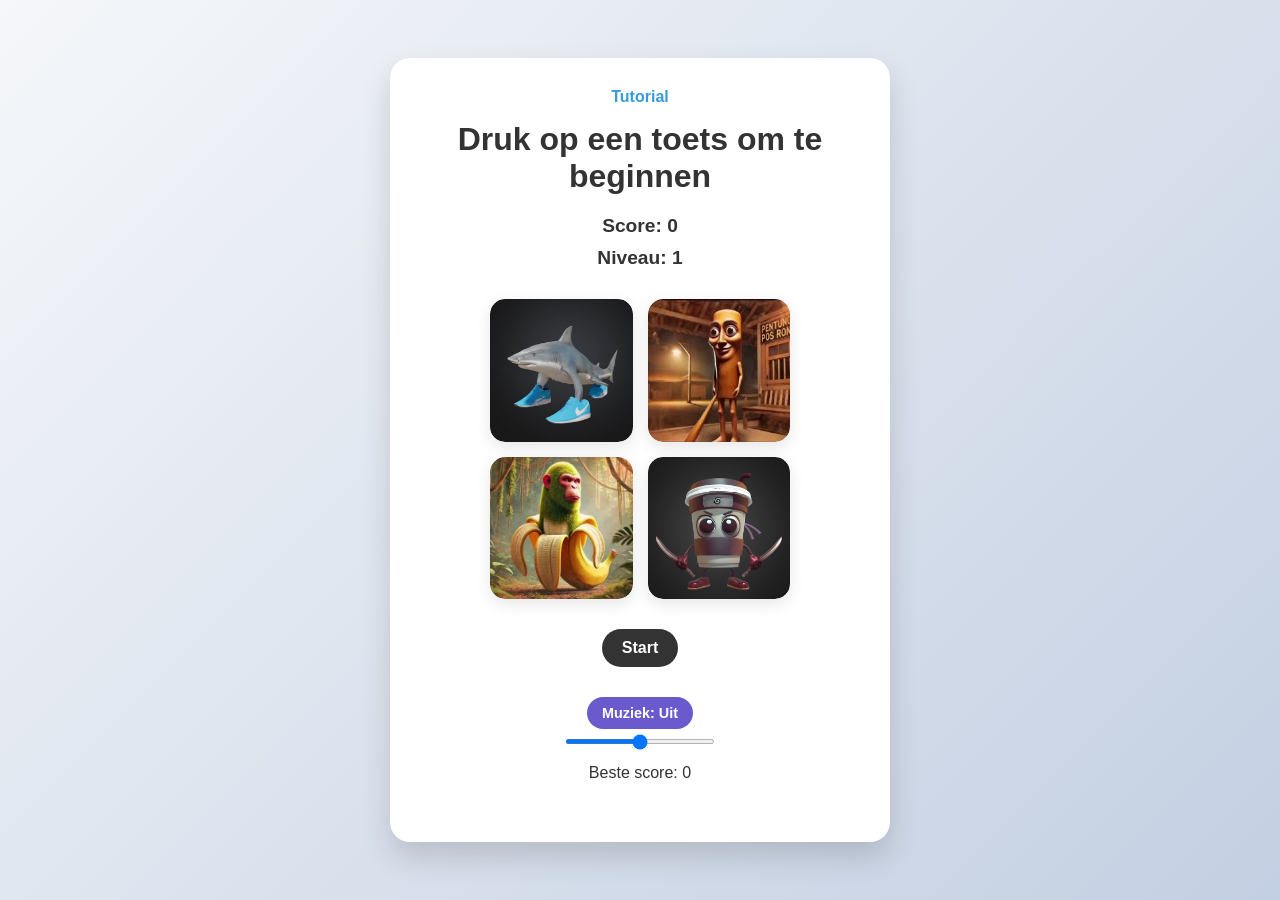
<file: src/index.html>
<!DOCTYPE html>
<html lang="nl">
<head>
    <meta charset="UTF-8">
    <meta name="viewport" content="width=device-width, initial-scale=1.0">
    <link rel="stylesheet" href="styles/main.css">
    <title>BrainRot Spel</title>
</head>
<body>
    <div class="game-container">
        <a href="tutorial.html" style="display: block; margin-bottom: 15px; color: #359bdf; text-decoration: none; font-weight: bold;">Tutorial</a>
        <h1 id="game-title">Druk op een toets om te beginnen</h1>
        <div id="score-display">Score: 0</div>
        <div id="level-display">Niveau: 1</div>
        
        
        <div class="buttons-container">
            <button class="brainrot-button red" data-color="red">
                <img src="assets/images/tralala.avif" alt="Image 1">
            </button>
            <button class="brainrot-button blue" data-color="blue">
                <img src="assets/images/tuntun.jpg" alt="Image 2">
            </button>
            <button class="brainrot-button yellow" data-color="yellow">
                <img src="assets/images/chimpanzine.webp" alt="Image 3">
            </button>
            <button class="brainrot-button green" data-color="green">
                <img src="assets/images/capuncion.jpeg" alt="Image 4">
            </button>
        </div>
        
        <div class="controls">
            <button id="start-button">Start</button>
            <button id="restart-button">Herstart</button>
            <div class="audio-control">
                <button id="music-toggle">Muziek: Aan</button>
                <input type="range" id="volume-slider" min="0" max="100" value="50">
            </div>
        </div>
        
        <div class="info">
            <p>Beste score: <span id="best-score">0</span></p>
            <p id="game-message"></p>
        </div>
    </div>
    
    <script src="https://ajax.googleapis.com/ajax/libs/jquery/3.7.0/jquery.min.js"></script>
    <script src="scripts/index.js"></script>
</body>
</html>
</file>
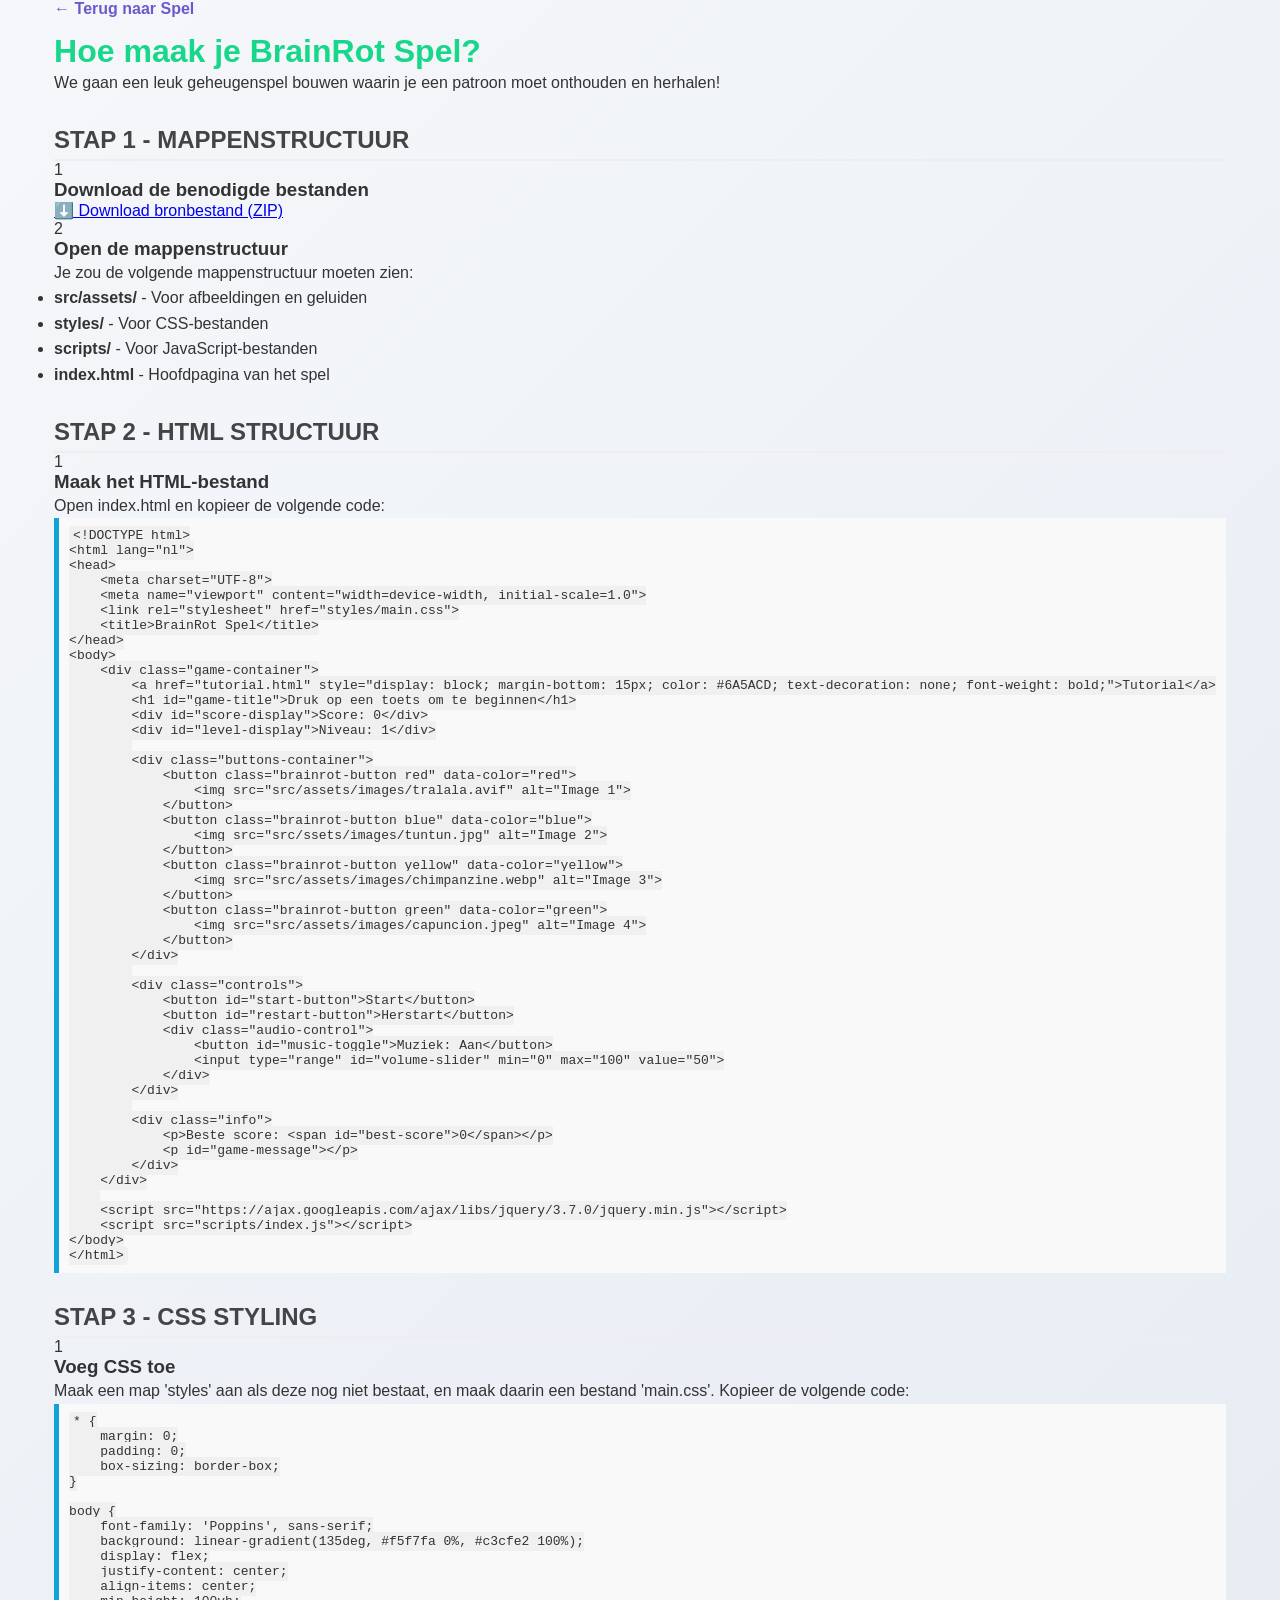
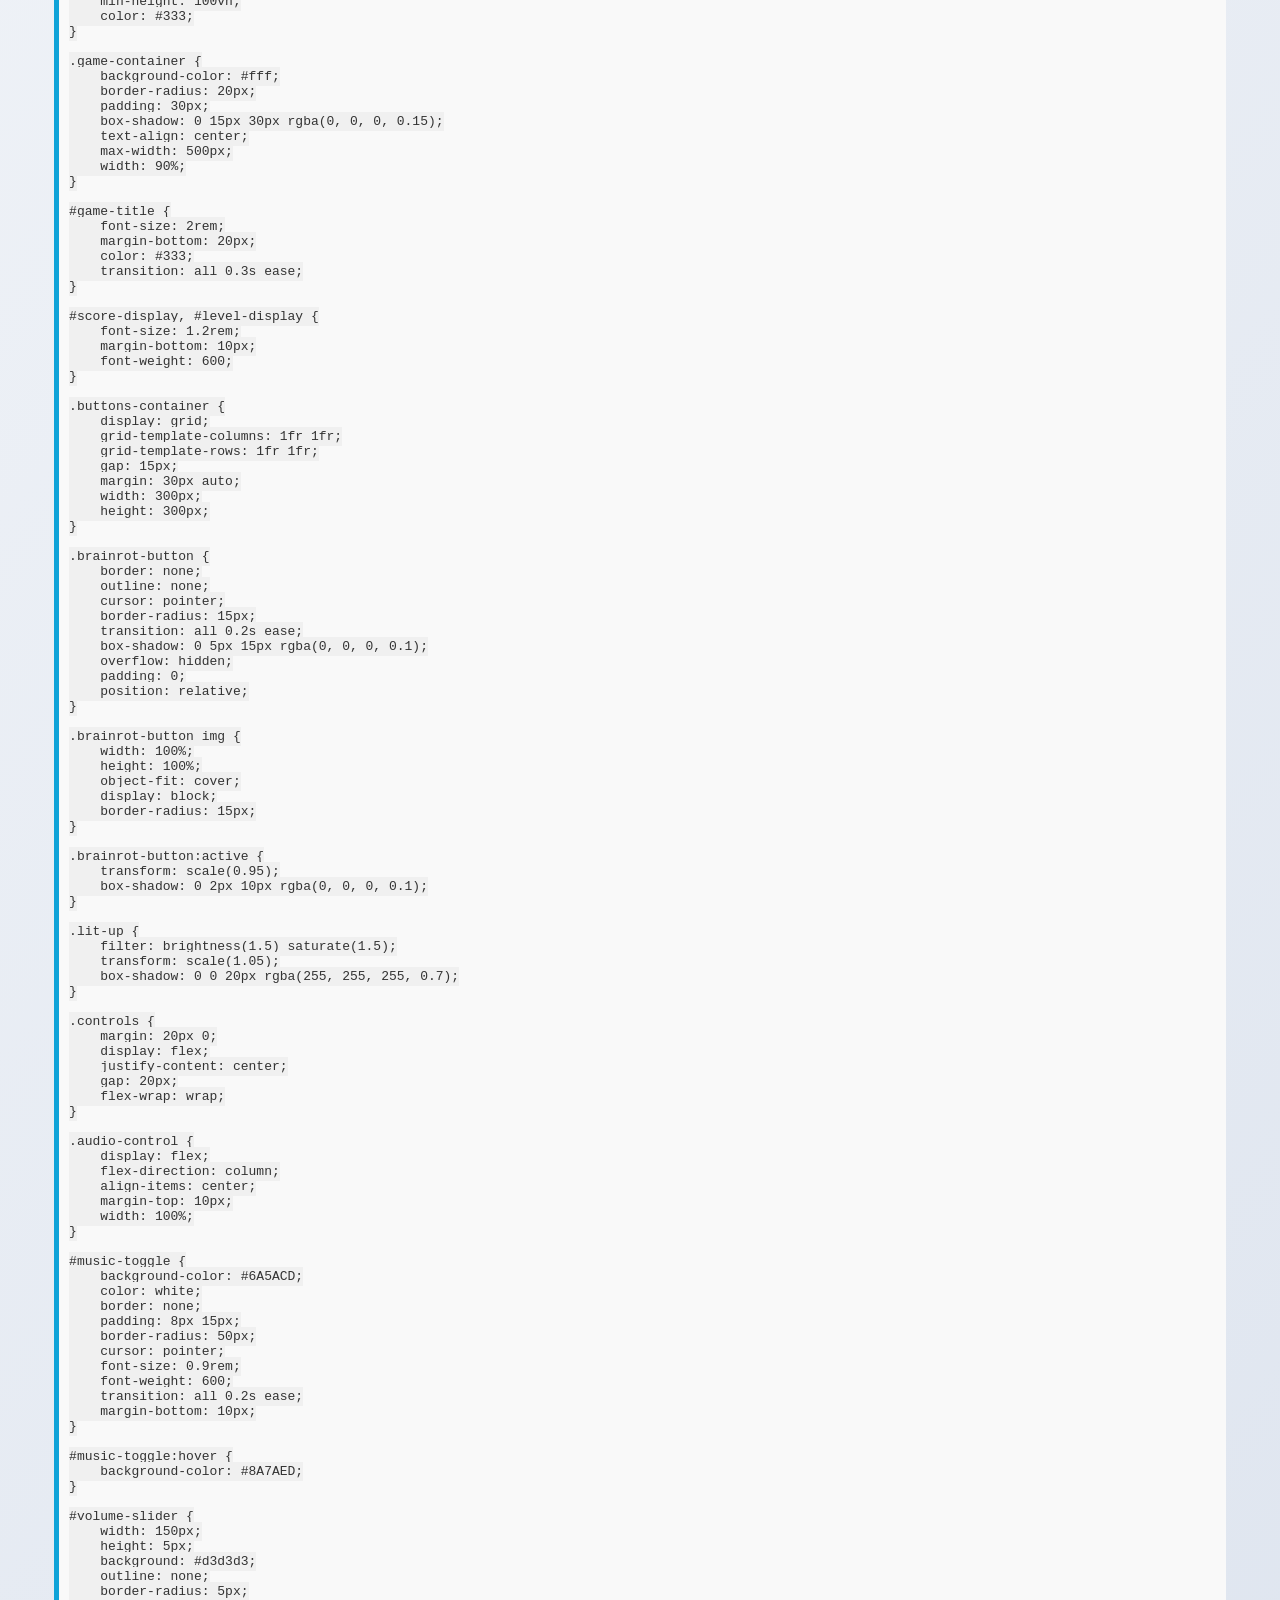
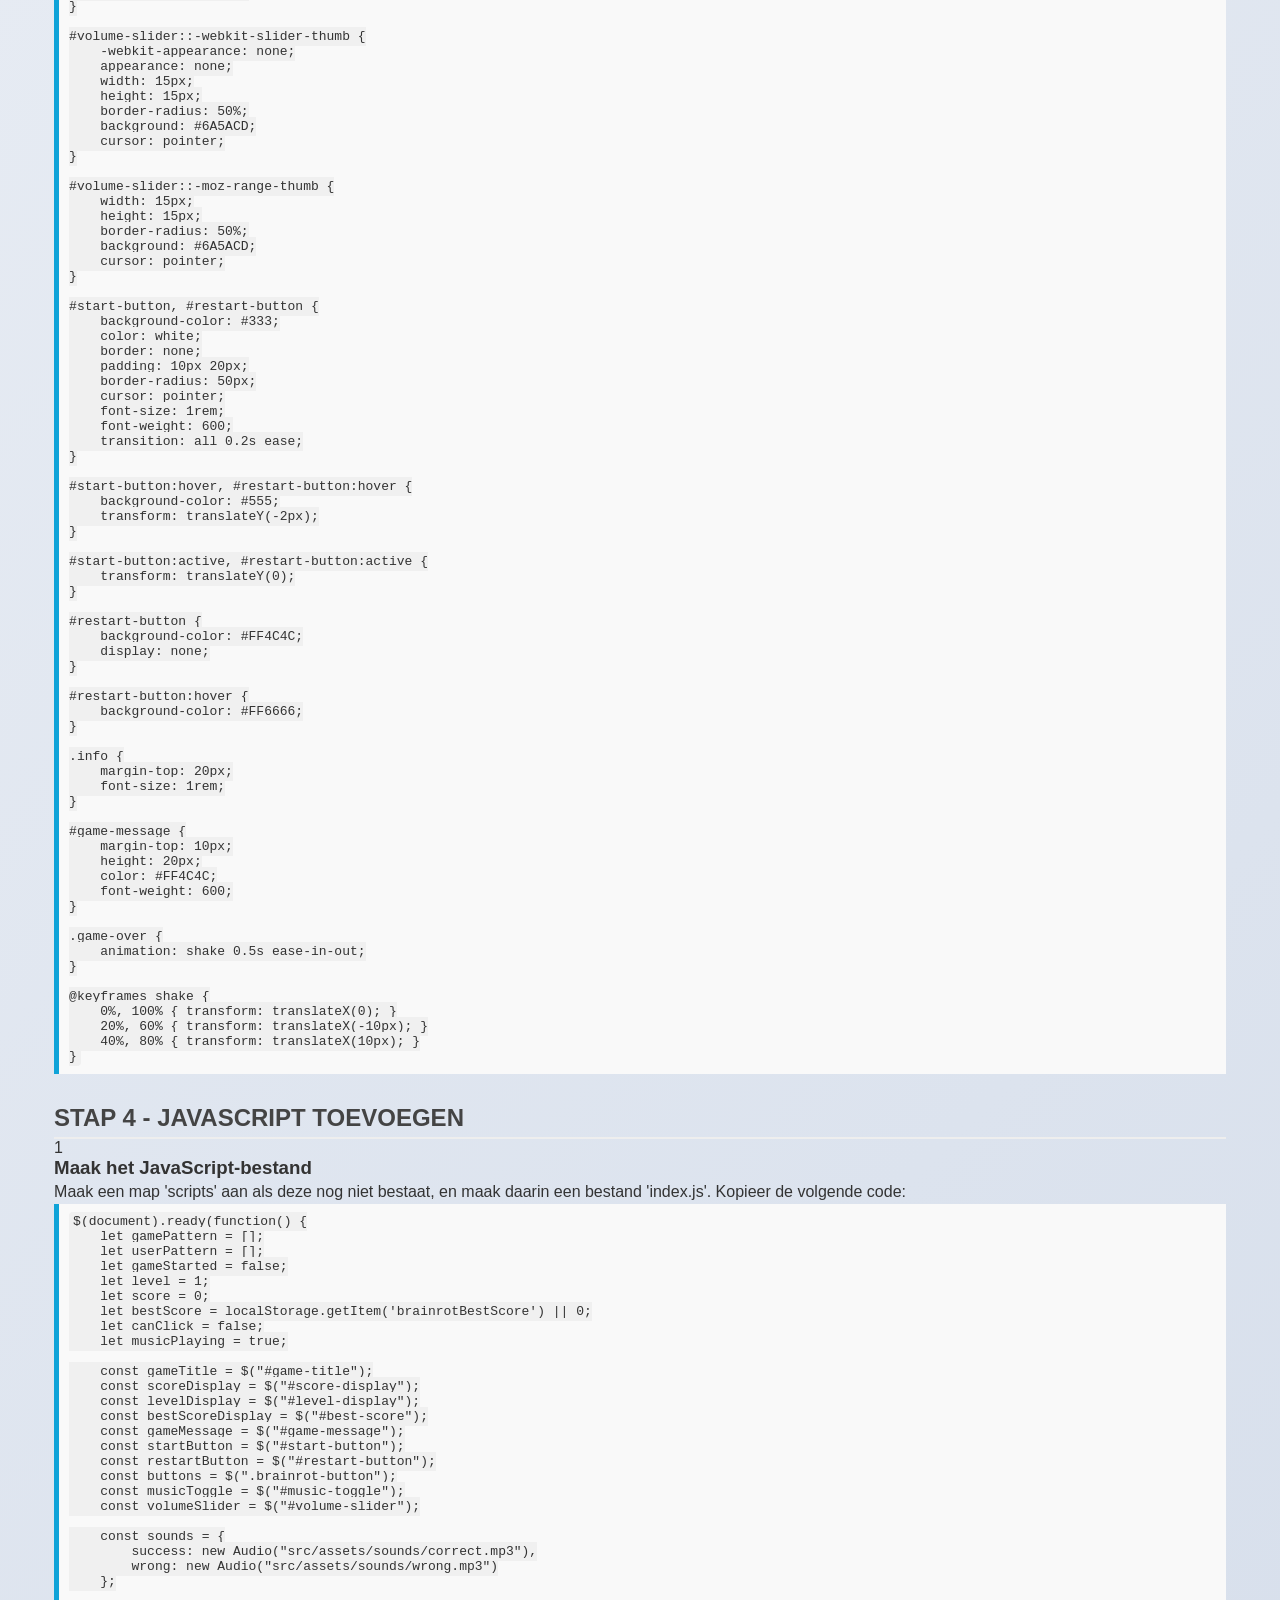
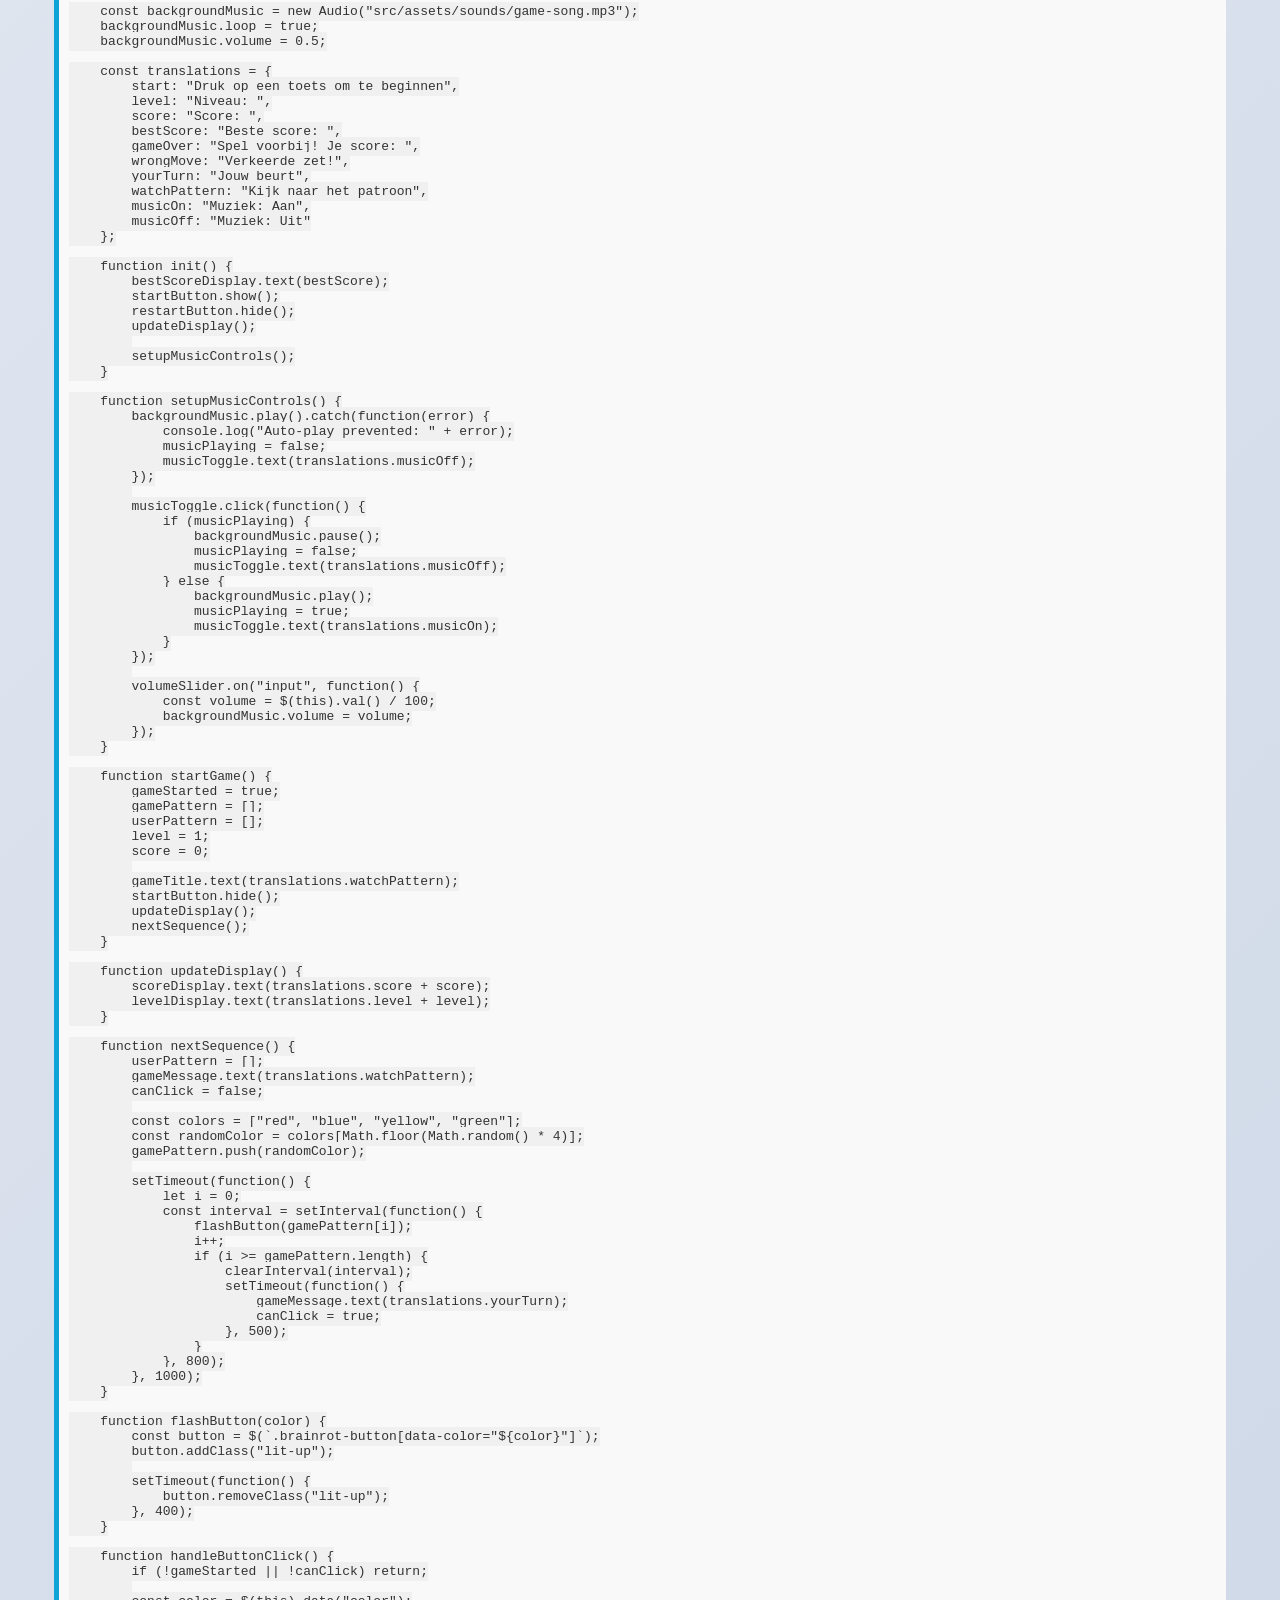
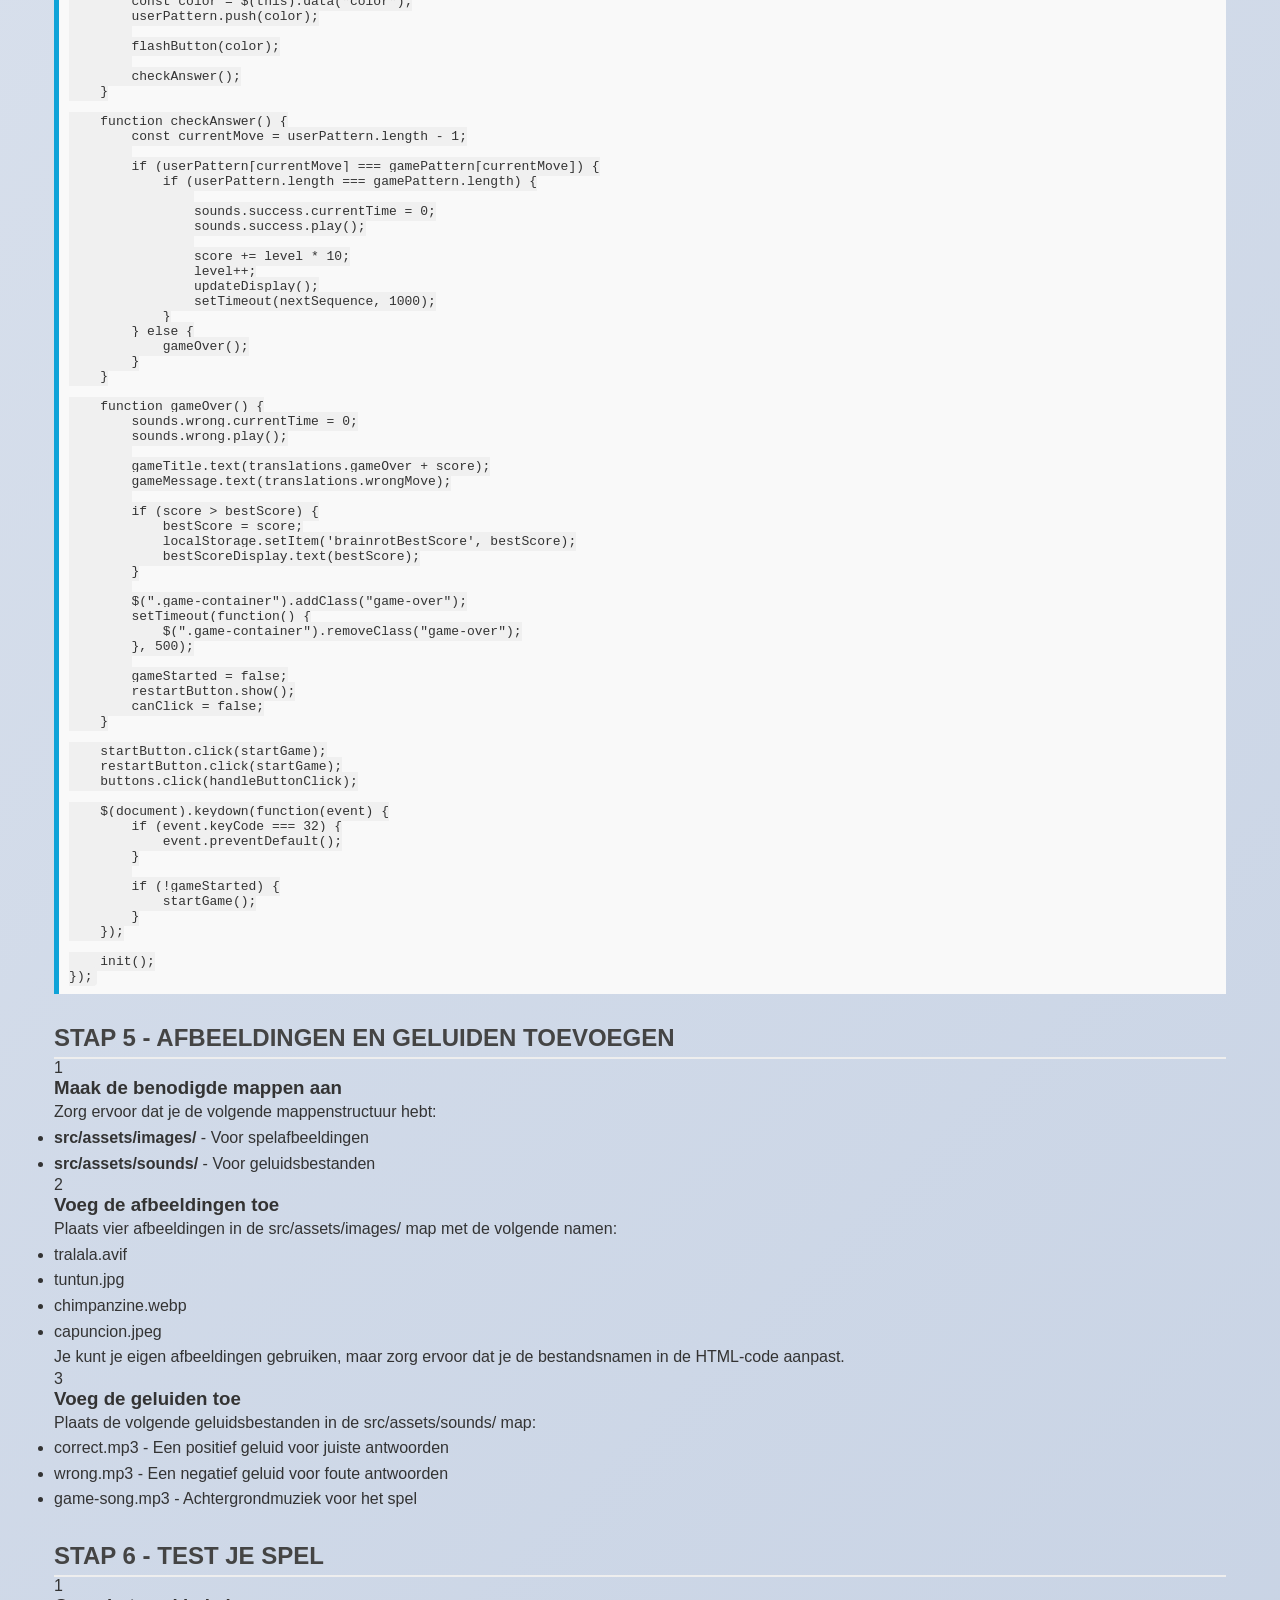
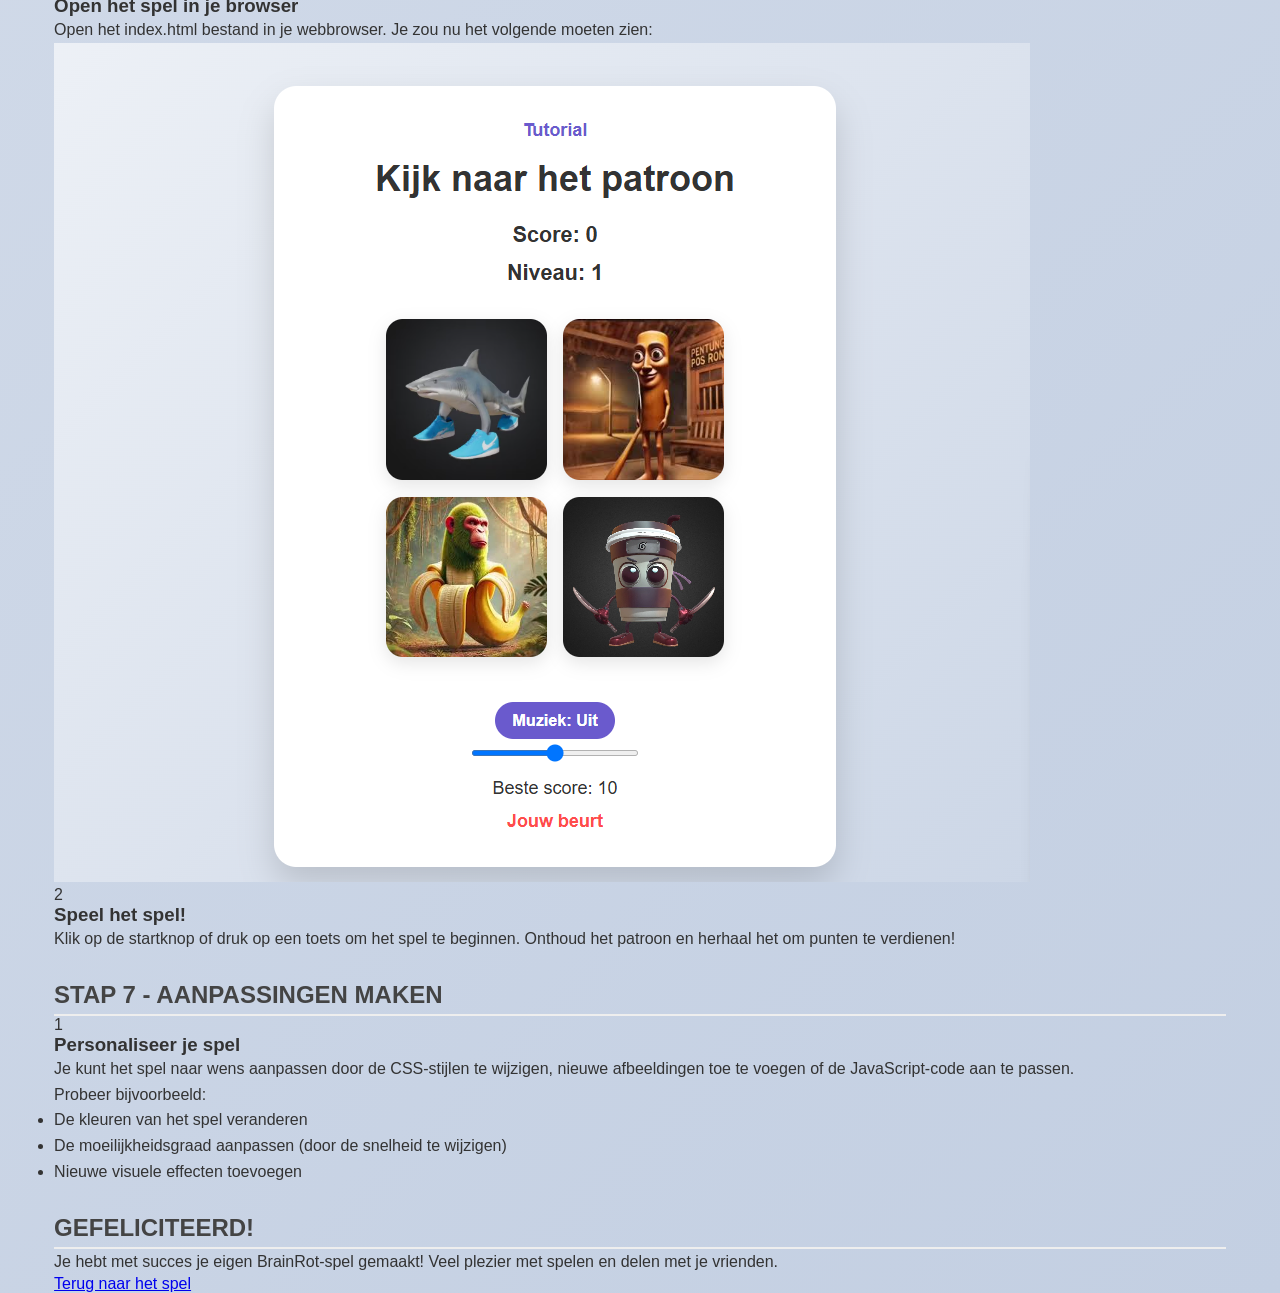
<file: tutorial.html>
<!DOCTYPE html>
<html lang="nl">
<head>
    <meta charset="UTF-8">
    <meta name="viewport" content="width=device-width, initial-scale=1.0">
    <link rel="stylesheet" href="src/styles/main.css">
    <link rel="stylesheet" href="src/styles/tutorial.css">
    <title>BrainRot Handleiding</title>
</head>
<body>
    <div class="tutorial-container">
        <a href="index.html" style="display: block; margin-bottom: 15px; color: #6A5ACD; text-decoration: none; font-weight: bold;">← Terug naar Spel</a>
        
        <h1>Hoe maak je BrainRot Spel?</h1>
        <p class="intro-text">We gaan een leuk geheugenspel bouwen waarin je een patroon moet onthouden en herhalen!</p>
        
        <div class="tutorial-section">
            <h2>STAP 1 - MAPPENSTRUCTUUR</h2>
            <div class="tutorial-step">
                <div class="step-number">1</div>
                <div class="step-content">
                    <h3>Download de benodigde bestanden</h3>
                    <div class="tutorial-download">
                        <a href="src/assets/download/project-1-workshop-start-to-code-omer.zip" download>
                          ⬇️ Download bronbestand (ZIP)
                        </a>
                      </div>
                      
                </div>
            </div>
            
            <div class="tutorial-step">
                <div class="step-number">2</div>
                <div class="step-content">
                    <h3>Open de mappenstructuur</h3>
                    <p>Je zou de volgende mappenstructuur moeten zien:</p>
                    <ul>
                        <li><strong>src/assets/</strong> - Voor afbeeldingen en geluiden</li>
                        <li><strong>styles/</strong> - Voor CSS-bestanden</li>
                        <li><strong>scripts/</strong> - Voor JavaScript-bestanden</li>
                        <li><strong>index.html</strong> - Hoofdpagina van het spel</li>
                    </ul>
                </div>
            </div>
        </div>
        
        <div class="tutorial-section">
            <h2>STAP 2 - HTML STRUCTUUR</h2>
            <div class="tutorial-step">
                <div class="step-number">1</div>
                <div class="step-content">
                    <h3>Maak het HTML-bestand</h3>
                    <p>Open index.html en kopieer de volgende code:</p>
                    <div class="code-block">
                        <pre><code>&lt;!DOCTYPE html&gt;
&lt;html lang="nl"&gt;
&lt;head&gt;
    &lt;meta charset="UTF-8"&gt;
    &lt;meta name="viewport" content="width=device-width, initial-scale=1.0"&gt;
    &lt;link rel="stylesheet" href="styles/main.css"&gt;
    &lt;title&gt;BrainRot Spel&lt;/title&gt;
&lt;/head&gt;
&lt;body&gt;
    &lt;div class="game-container"&gt;
        &lt;a href="tutorial.html" style="display: block; margin-bottom: 15px; color: #6A5ACD; text-decoration: none; font-weight: bold;"&gt;Tutorial&lt;/a&gt;
        &lt;h1 id="game-title"&gt;Druk op een toets om te beginnen&lt;/h1&gt;
        &lt;div id="score-display"&gt;Score: 0&lt;/div&gt;
        &lt;div id="level-display"&gt;Niveau: 1&lt;/div&gt;
        
        &lt;div class="buttons-container"&gt;
            &lt;button class="brainrot-button red" data-color="red"&gt;
                &lt;img src="src/assets/images/tralala.avif" alt="Image 1"&gt;
            &lt;/button&gt;
            &lt;button class="brainrot-button blue" data-color="blue"&gt;
                &lt;img src="src/ssets/images/tuntun.jpg" alt="Image 2"&gt;
            &lt;/button&gt;
            &lt;button class="brainrot-button yellow" data-color="yellow"&gt;
                &lt;img src="src/assets/images/chimpanzine.webp" alt="Image 3"&gt;
            &lt;/button&gt;
            &lt;button class="brainrot-button green" data-color="green"&gt;
                &lt;img src="src/assets/images/capuncion.jpeg" alt="Image 4"&gt;
            &lt;/button&gt;
        &lt;/div&gt;
        
        &lt;div class="controls"&gt;
            &lt;button id="start-button"&gt;Start&lt;/button&gt;
            &lt;button id="restart-button"&gt;Herstart&lt;/button&gt;
            &lt;div class="audio-control"&gt;
                &lt;button id="music-toggle"&gt;Muziek: Aan&lt;/button&gt;
                &lt;input type="range" id="volume-slider" min="0" max="100" value="50"&gt;
            &lt;/div&gt;
        &lt;/div&gt;
        
        &lt;div class="info"&gt;
            &lt;p&gt;Beste score: &lt;span id="best-score"&gt;0&lt;/span&gt;&lt;/p&gt;
            &lt;p id="game-message"&gt;&lt;/p&gt;
        &lt;/div&gt;
    &lt;/div&gt;
    
    &lt;script src="https://ajax.googleapis.com/ajax/libs/jquery/3.7.0/jquery.min.js"&gt;&lt;/script&gt;
    &lt;script src="scripts/index.js"&gt;&lt;/script&gt;
&lt;/body&gt;
&lt;/html&gt;</code></pre>
                    </div>
                </div>
            </div>
        </div>
        
        <div class="tutorial-section">
            <h2>STAP 3 - CSS STYLING</h2>
            <div class="tutorial-step">
                <div class="step-number">1</div>
                <div class="step-content">
                    <h3>Voeg CSS toe</h3>
                    <p>Maak een map 'styles' aan als deze nog niet bestaat, en maak daarin een bestand 'main.css'. Kopieer de volgende code:</p>
                    <div class="code-block">
                        <pre><code>* {
    margin: 0;
    padding: 0;
    box-sizing: border-box;
}

body {
    font-family: 'Poppins', sans-serif;
    background: linear-gradient(135deg, #f5f7fa 0%, #c3cfe2 100%);
    display: flex;
    justify-content: center;
    align-items: center;
    min-height: 100vh;
    color: #333;
}

.game-container {
    background-color: #fff;
    border-radius: 20px;
    padding: 30px;
    box-shadow: 0 15px 30px rgba(0, 0, 0, 0.15);
    text-align: center;
    max-width: 500px;
    width: 90%;
}

#game-title {
    font-size: 2rem;
    margin-bottom: 20px;
    color: #333;
    transition: all 0.3s ease;
}

#score-display, #level-display {
    font-size: 1.2rem;
    margin-bottom: 10px;
    font-weight: 600;
}

.buttons-container {
    display: grid;
    grid-template-columns: 1fr 1fr;
    grid-template-rows: 1fr 1fr;
    gap: 15px;
    margin: 30px auto;
    width: 300px;
    height: 300px;
}

.brainrot-button {
    border: none;
    outline: none;
    cursor: pointer;
    border-radius: 15px;
    transition: all 0.2s ease;
    box-shadow: 0 5px 15px rgba(0, 0, 0, 0.1);
    overflow: hidden;
    padding: 0;
    position: relative;
}

.brainrot-button img {
    width: 100%;
    height: 100%;
    object-fit: cover;
    display: block;
    border-radius: 15px;
}

.brainrot-button:active {
    transform: scale(0.95);
    box-shadow: 0 2px 10px rgba(0, 0, 0, 0.1);
}

.lit-up {
    filter: brightness(1.5) saturate(1.5);
    transform: scale(1.05);
    box-shadow: 0 0 20px rgba(255, 255, 255, 0.7);
}

.controls {
    margin: 20px 0;
    display: flex;
    justify-content: center;
    gap: 20px;
    flex-wrap: wrap;
}

.audio-control {
    display: flex;
    flex-direction: column;
    align-items: center;
    margin-top: 10px;
    width: 100%;
}

#music-toggle {
    background-color: #6A5ACD;
    color: white;
    border: none;
    padding: 8px 15px;
    border-radius: 50px;
    cursor: pointer;
    font-size: 0.9rem;
    font-weight: 600;
    transition: all 0.2s ease;
    margin-bottom: 10px;
}

#music-toggle:hover {
    background-color: #8A7AED;
}

#volume-slider {
    width: 150px;
    height: 5px;
    background: #d3d3d3;
    outline: none;
    border-radius: 5px;
}

#volume-slider::-webkit-slider-thumb {
    -webkit-appearance: none;
    appearance: none;
    width: 15px;
    height: 15px;
    border-radius: 50%;
    background: #6A5ACD;
    cursor: pointer;
}

#volume-slider::-moz-range-thumb {
    width: 15px;
    height: 15px;
    border-radius: 50%;
    background: #6A5ACD;
    cursor: pointer;
}

#start-button, #restart-button {
    background-color: #333;
    color: white;
    border: none;
    padding: 10px 20px;
    border-radius: 50px;
    cursor: pointer;
    font-size: 1rem;
    font-weight: 600;
    transition: all 0.2s ease;
}

#start-button:hover, #restart-button:hover {
    background-color: #555;
    transform: translateY(-2px);
}

#start-button:active, #restart-button:active {
    transform: translateY(0);
}

#restart-button {
    background-color: #FF4C4C;
    display: none;
}

#restart-button:hover {
    background-color: #FF6666;
}

.info {
    margin-top: 20px;
    font-size: 1rem;
}

#game-message {
    margin-top: 10px;
    height: 20px;
    color: #FF4C4C;
    font-weight: 600;
}

.game-over {
    animation: shake 0.5s ease-in-out;
}

@keyframes shake {
    0%, 100% { transform: translateX(0); }
    20%, 60% { transform: translateX(-10px); }
    40%, 80% { transform: translateX(10px); }
}</code></pre>
                    </div>
                </div>
            </div>
        </div>
        
        <div class="tutorial-section">
            <h2>STAP 4 - JAVASCRIPT TOEVOEGEN</h2>
            <div class="tutorial-step">
                <div class="step-number">1</div>
                <div class="step-content">
                    <h3>Maak het JavaScript-bestand</h3>
                    <p>Maak een map 'scripts' aan als deze nog niet bestaat, en maak daarin een bestand 'index.js'. Kopieer de volgende code:</p>
                    <div class="code-block">
                        <pre><code>$(document).ready(function() {
    let gamePattern = [];
    let userPattern = [];
    let gameStarted = false;
    let level = 1;
    let score = 0;
    let bestScore = localStorage.getItem('brainrotBestScore') || 0;
    let canClick = false;
    let musicPlaying = true;

    const gameTitle = $("#game-title");
    const scoreDisplay = $("#score-display");
    const levelDisplay = $("#level-display");
    const bestScoreDisplay = $("#best-score");
    const gameMessage = $("#game-message");
    const startButton = $("#start-button");
    const restartButton = $("#restart-button");
    const buttons = $(".brainrot-button");
    const musicToggle = $("#music-toggle");
    const volumeSlider = $("#volume-slider");

    const sounds = {
        success: new Audio("src/assets/sounds/correct.mp3"),
        wrong: new Audio("src/assets/sounds/wrong.mp3")
    };

    const backgroundMusic = new Audio("src/assets/sounds/game-song.mp3");
    backgroundMusic.loop = true;
    backgroundMusic.volume = 0.5;

    const translations = {
        start: "Druk op een toets om te beginnen",
        level: "Niveau: ",
        score: "Score: ",
        bestScore: "Beste score: ",
        gameOver: "Spel voorbij! Je score: ",
        wrongMove: "Verkeerde zet!",
        yourTurn: "Jouw beurt",
        watchPattern: "Kijk naar het patroon",
        musicOn: "Muziek: Aan",
        musicOff: "Muziek: Uit"
    };

    function init() {
        bestScoreDisplay.text(bestScore);
        startButton.show();
        restartButton.hide();
        updateDisplay();
        
        setupMusicControls();
    }

    function setupMusicControls() {
        backgroundMusic.play().catch(function(error) {
            console.log("Auto-play prevented: " + error);
            musicPlaying = false;
            musicToggle.text(translations.musicOff);
        });
        
        musicToggle.click(function() {
            if (musicPlaying) {
                backgroundMusic.pause();
                musicPlaying = false;
                musicToggle.text(translations.musicOff);
            } else {
                backgroundMusic.play();
                musicPlaying = true;
                musicToggle.text(translations.musicOn);
            }
        });
        
        volumeSlider.on("input", function() {
            const volume = $(this).val() / 100;
            backgroundMusic.volume = volume;
        });
    }

    function startGame() {
        gameStarted = true;
        gamePattern = [];
        userPattern = [];
        level = 1;
        score = 0;
        
        gameTitle.text(translations.watchPattern);
        startButton.hide();
        updateDisplay();
        nextSequence();
    }

    function updateDisplay() {
        scoreDisplay.text(translations.score + score);
        levelDisplay.text(translations.level + level);
    }

    function nextSequence() {
        userPattern = [];
        gameMessage.text(translations.watchPattern);
        canClick = false;
        
        const colors = ["red", "blue", "yellow", "green"];
        const randomColor = colors[Math.floor(Math.random() * 4)];
        gamePattern.push(randomColor);
        
        setTimeout(function() {
            let i = 0;
            const interval = setInterval(function() {
                flashButton(gamePattern[i]);
                i++;
                if (i >= gamePattern.length) {
                    clearInterval(interval);
                    setTimeout(function() {
                        gameMessage.text(translations.yourTurn);
                        canClick = true;
                    }, 500);
                }
            }, 800);
        }, 1000);
    }

    function flashButton(color) {
        const button = $(`.brainrot-button[data-color="${color}"]`);
        button.addClass("lit-up");
        
        setTimeout(function() {
            button.removeClass("lit-up");
        }, 400);
    }

    function handleButtonClick() {
        if (!gameStarted || !canClick) return;
        
        const color = $(this).data("color");
        userPattern.push(color);
        
        flashButton(color);
        
        checkAnswer();
    }

    function checkAnswer() {
        const currentMove = userPattern.length - 1;
        
        if (userPattern[currentMove] === gamePattern[currentMove]) {
            if (userPattern.length === gamePattern.length) {
                
                sounds.success.currentTime = 0;
                sounds.success.play();
                
                score += level * 10;
                level++;
                updateDisplay();
                setTimeout(nextSequence, 1000);
            }
        } else {
            gameOver();
        }
    }

    function gameOver() {
        sounds.wrong.currentTime = 0;
        sounds.wrong.play();
        
        gameTitle.text(translations.gameOver + score);
        gameMessage.text(translations.wrongMove);
        
        if (score > bestScore) {
            bestScore = score;
            localStorage.setItem('brainrotBestScore', bestScore);
            bestScoreDisplay.text(bestScore);
        }
        
        $(".game-container").addClass("game-over");
        setTimeout(function() {
            $(".game-container").removeClass("game-over");
        }, 500);
        
        gameStarted = false;
        restartButton.show();
        canClick = false;
    }

    startButton.click(startGame);
    restartButton.click(startGame);
    buttons.click(handleButtonClick);

    $(document).keydown(function(event) {
        if (event.keyCode === 32) {
            event.preventDefault();
        }
        
        if (!gameStarted) {
            startGame();
        }
    });

    init();
});</code></pre>
                    </div>
                </div>
            </div>
        </div>
        
        <div class="tutorial-section">
            <h2>STAP 5 - AFBEELDINGEN EN GELUIDEN TOEVOEGEN</h2>
            <div class="tutorial-step">
                <div class="step-number">1</div>
                <div class="step-content">
                    <h3>Maak de benodigde mappen aan</h3>
                    <p>Zorg ervoor dat je de volgende mappenstructuur hebt:</p>
                    <ul>
                        <li><strong>src/assets/images/</strong> - Voor spelafbeeldingen</li>
                        <li><strong>src/assets/sounds/</strong> - Voor geluidsbestanden</li>
                
                    </ul>
                </div>
            </div>
            
            <div class="tutorial-step">
                <div class="step-number">2</div>
                <div class="step-content">
                    <h3>Voeg de afbeeldingen toe</h3>
                    <p>Plaats vier afbeeldingen in de src/assets/images/ map met de volgende namen:</p>
                    <ul>
                        <li>tralala.avif</li>
                        <li>tuntun.jpg</li>
                        <li>chimpanzine.webp</li>
                        <li>capuncion.jpeg</li>
                    </ul>
                    <p>Je kunt je eigen afbeeldingen gebruiken, maar zorg ervoor dat je de bestandsnamen in de HTML-code aanpast.</p>
                </div>
            </div>
            
            <div class="tutorial-step">
                <div class="step-number">3</div>
                <div class="step-content">
                    <h3>Voeg de geluiden toe</h3>
                    <p>Plaats de volgende geluidsbestanden in de src/assets/sounds/ map:</p>
                    <ul>
                        <li>correct.mp3 - Een positief geluid voor juiste antwoorden</li>
                        <li>wrong.mp3 - Een negatief geluid voor foute antwoorden</li>
                        <li>game-song.mp3 - Achtergrondmuziek voor het spel</li>
                    </ul>
                </div>
            </div>
        </div>
        
        <div class="tutorial-section">
            <h2>STAP 6 - TEST JE SPEL</h2>
            <div class="tutorial-step">
                <div class="step-number">1</div>
                <div class="step-content">
                    <h3>Open het spel in je browser</h3>
                    <p>Open het index.html bestand in je webbrowser. Je zou nu het volgende moeten zien:</p>
                    <div class="tutorial-image">
                        <img src="src/assets/images/result.png" alt="Eindresultaat">
                    </div>
                </div>
            </div>
            
            <div class="tutorial-step">
                <div class="step-number">2</div>
                <div class="step-content">
                    <h3>Speel het spel!</h3>
                    <p>Klik op de startknop of druk op een toets om het spel te beginnen. Onthoud het patroon en herhaal het om punten te verdienen!</p>
                </div>
            </div>
        </div>
        
        <div class="tutorial-section">
            <h2>STAP 7 - AANPASSINGEN MAKEN</h2>
            <div class="tutorial-step">
                <div class="step-number">1</div>
                <div class="step-content">
                    <h3>Personaliseer je spel</h3>
                    <p>Je kunt het spel naar wens aanpassen door de CSS-stijlen te wijzigen, nieuwe afbeeldingen toe te voegen of de JavaScript-code aan te passen.</p>
                    <p>Probeer bijvoorbeeld:</p>
                    <ul>
                        <li>De kleuren van het spel veranderen</li>
                        <li>De moeilijkheidsgraad aanpassen (door de snelheid te wijzigen)</li>
                        <li>Nieuwe visuele effecten toevoegen</li>
                    </ul>
                </div>
            </div>
        </div>
        
        <div class="tutorial-conclusion">
            <h2>GEFELICITEERD!</h2>
            <p>Je hebt met succes je eigen BrainRot-spel gemaakt! Veel plezier met spelen en delen met je vrienden.</p>
            <a href="index.html" class="back-button">Terug naar het spel</a>
        </div>
    </div>
</body>
</html>
</file>
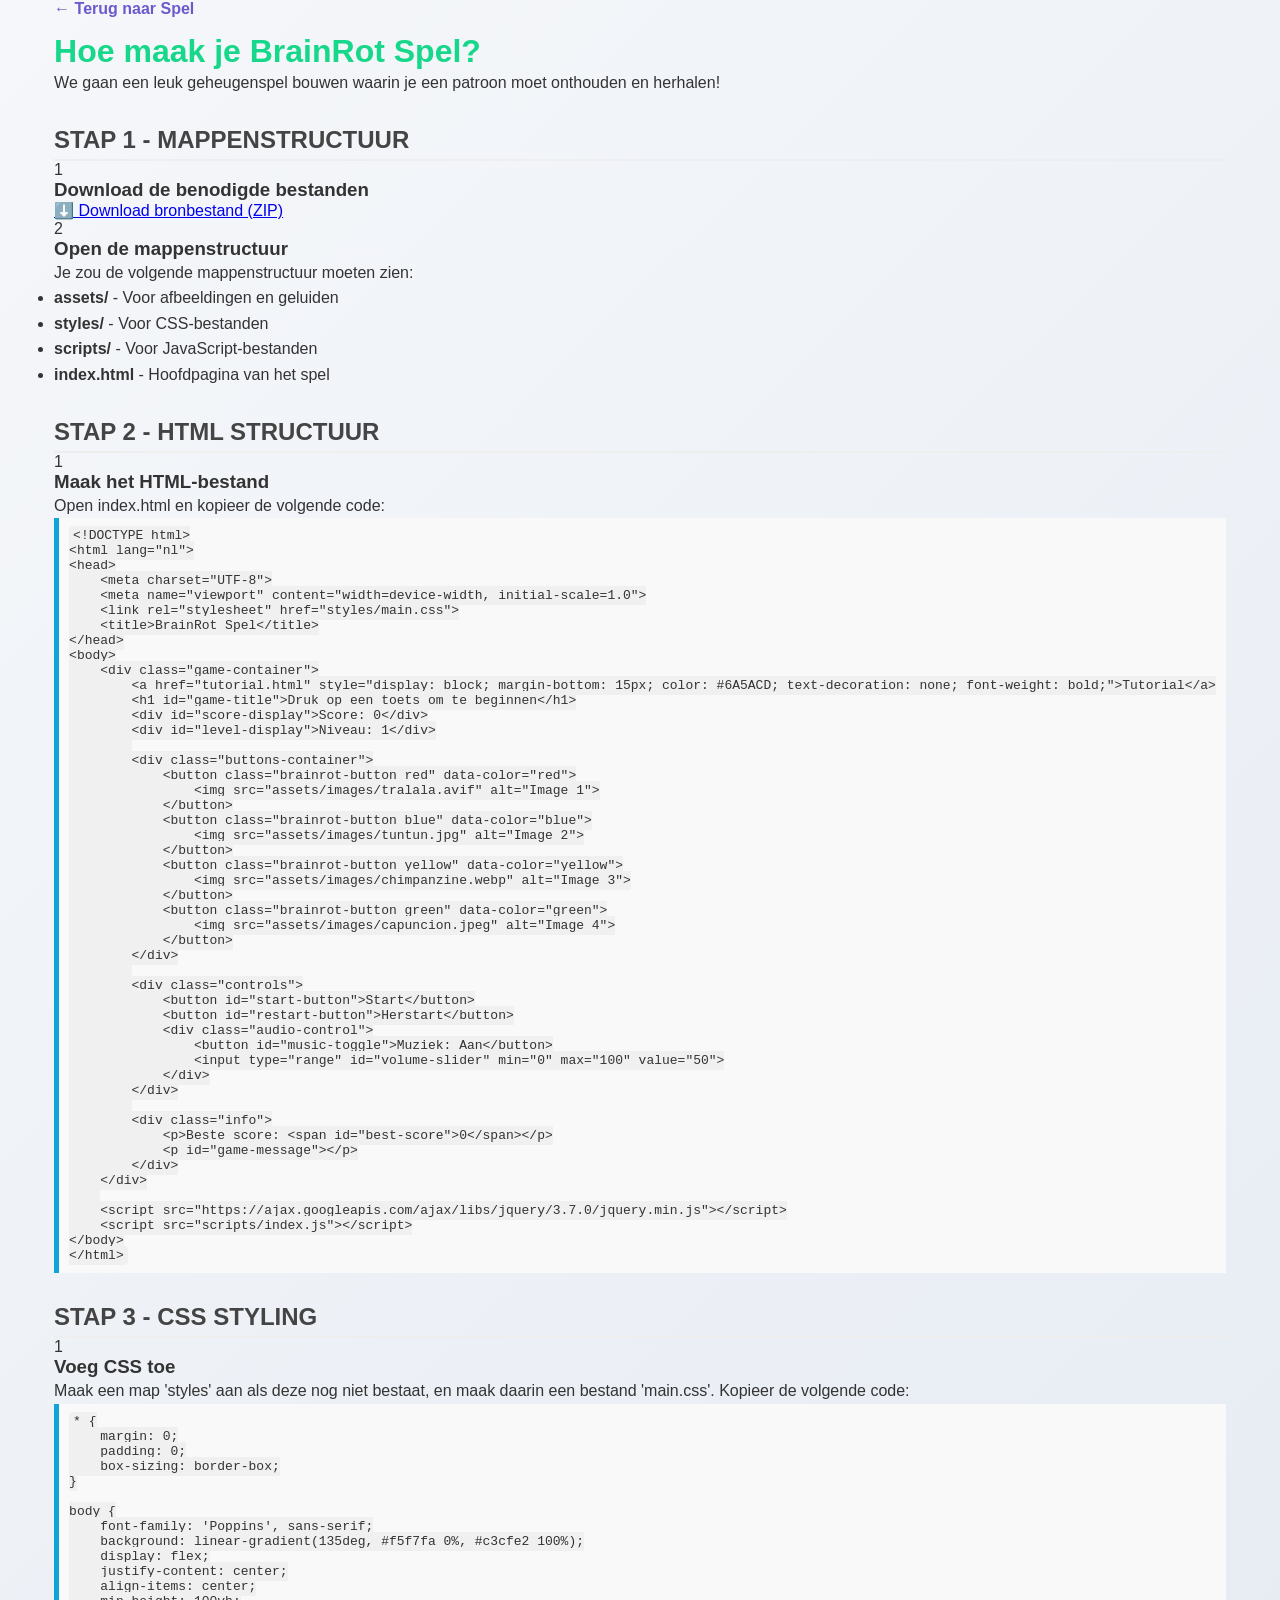
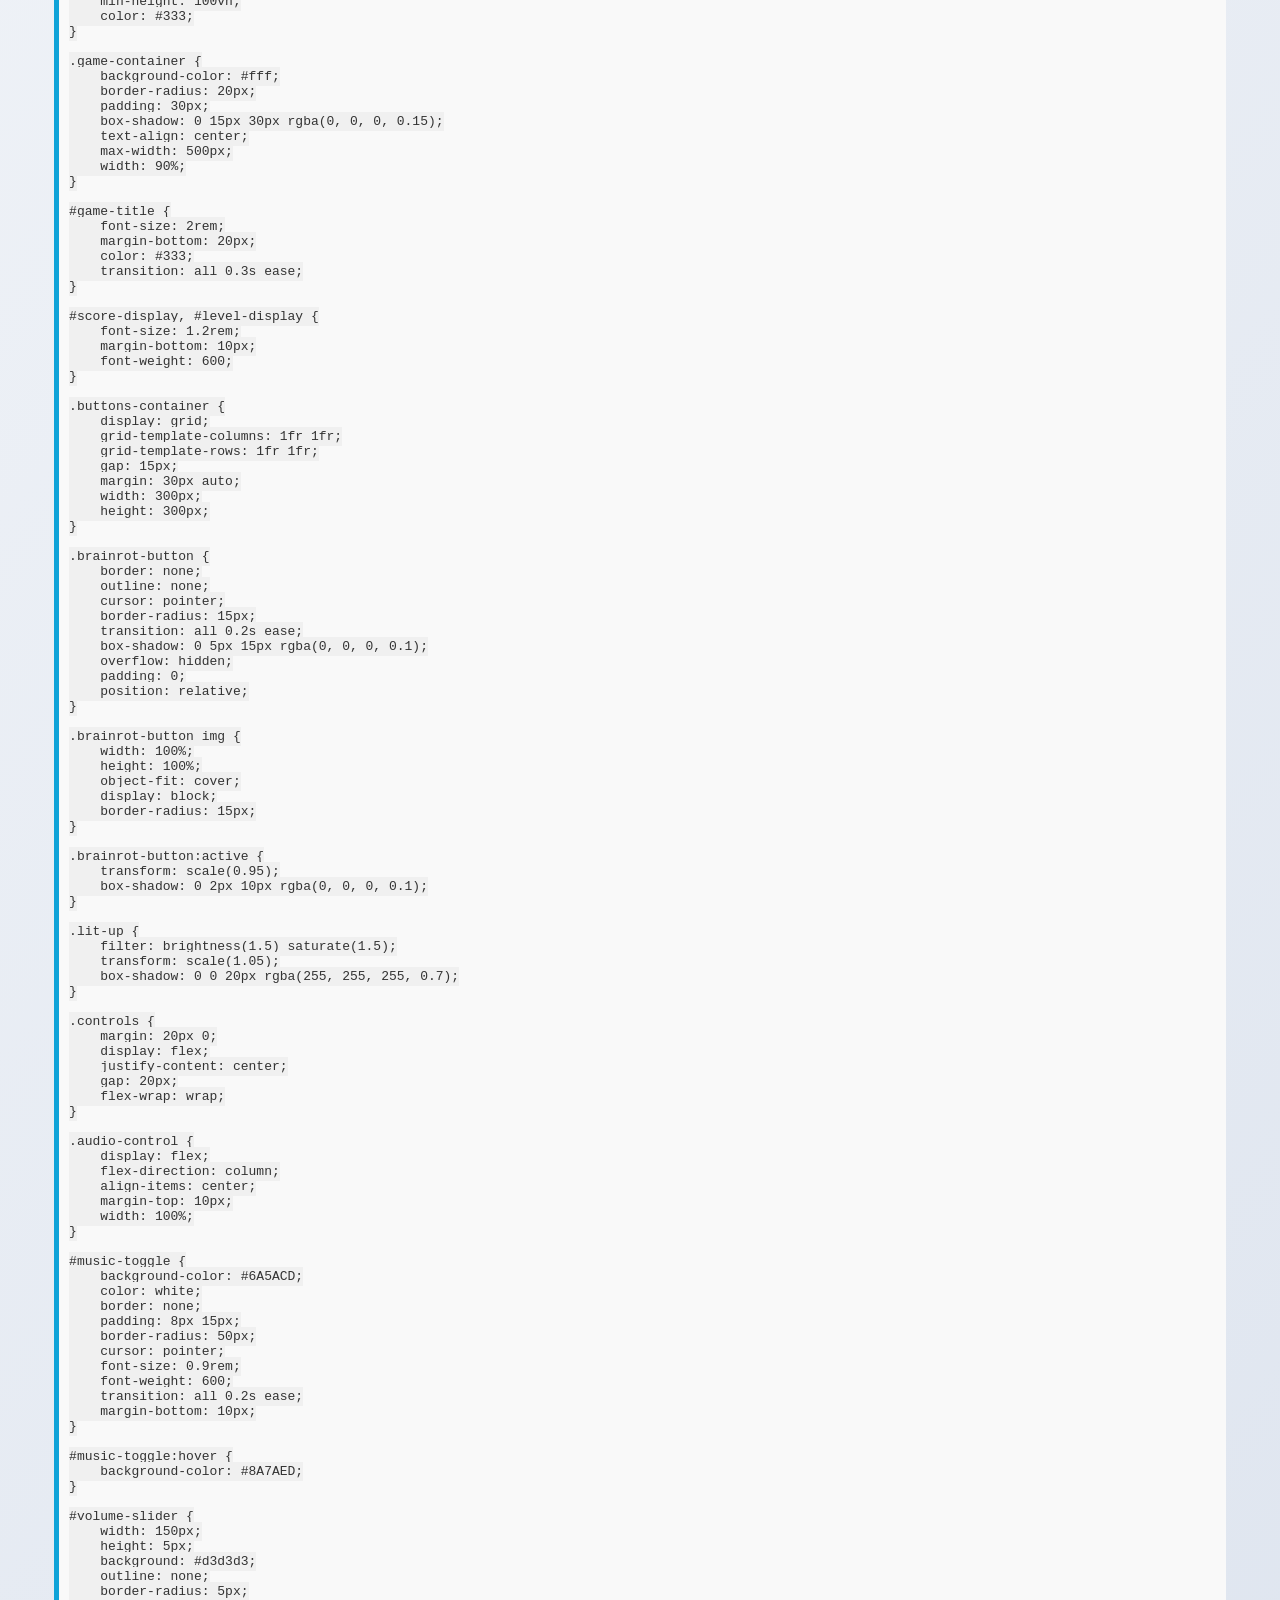
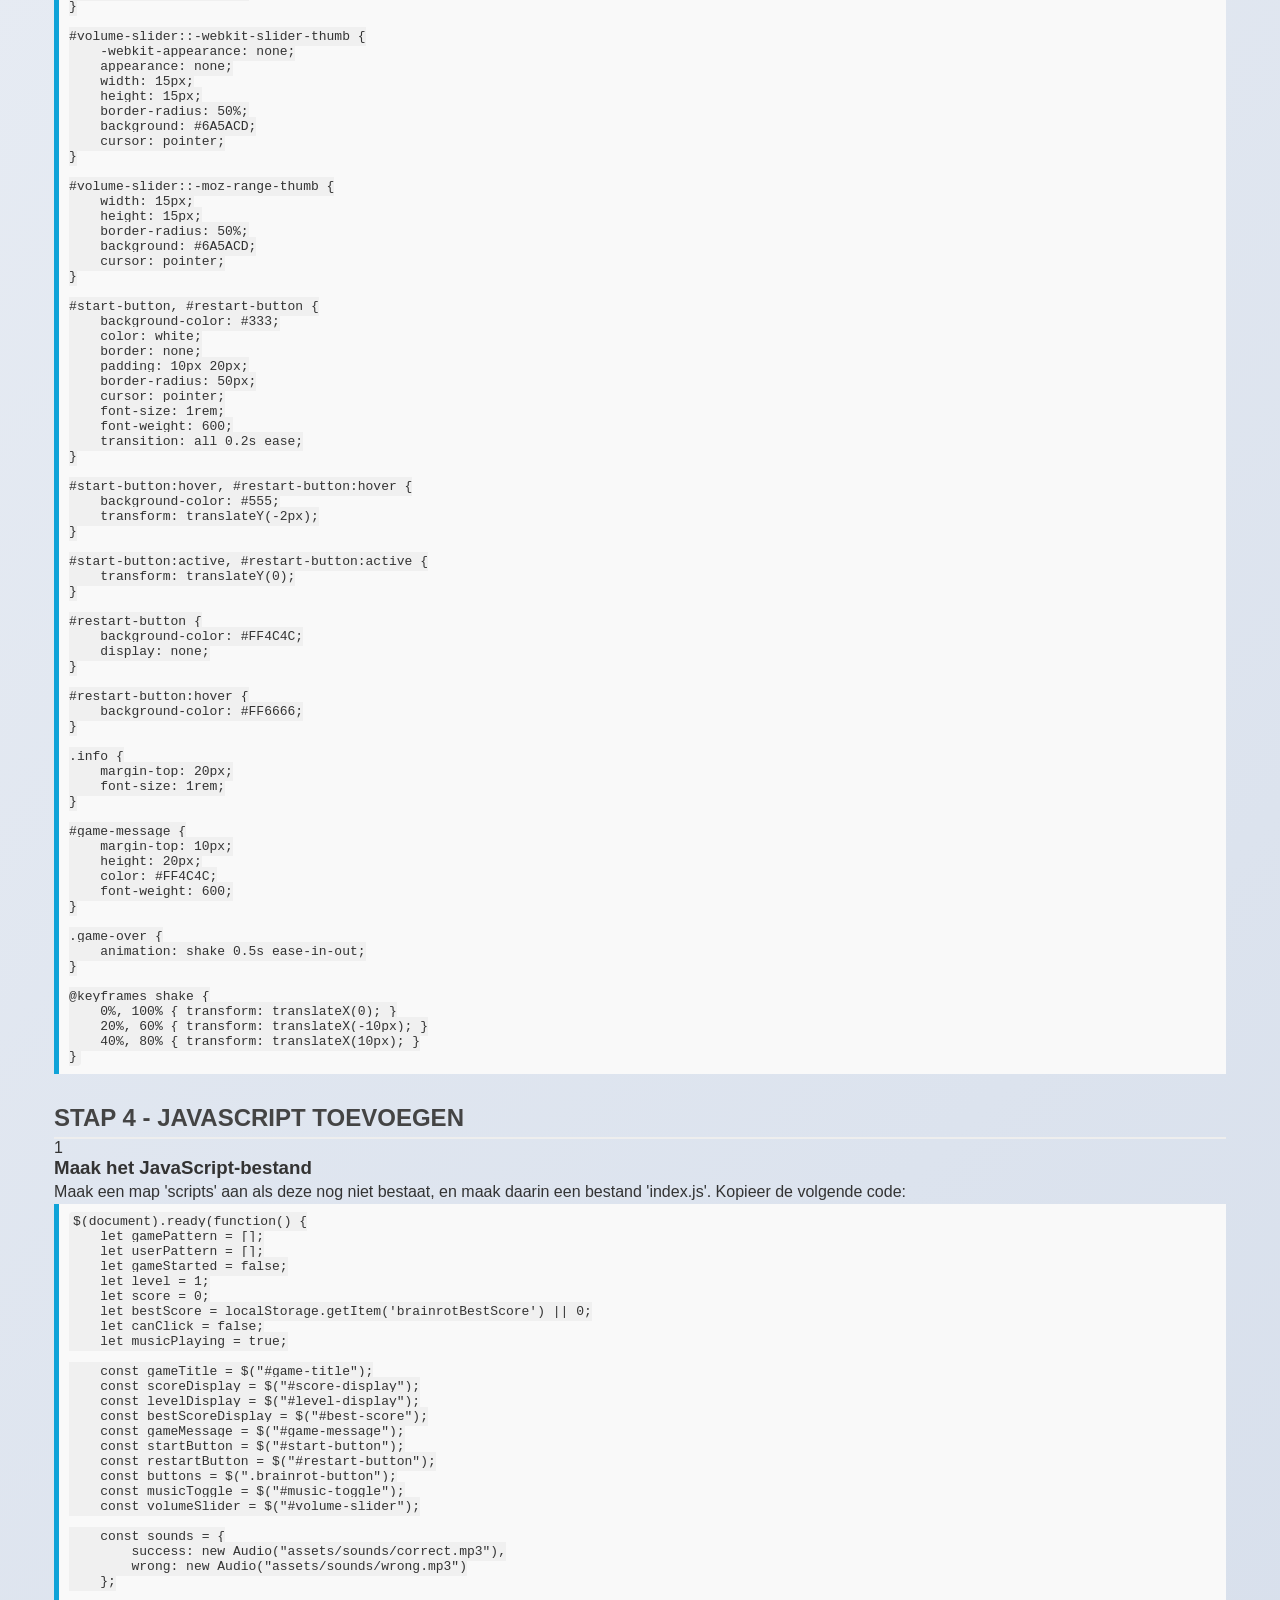
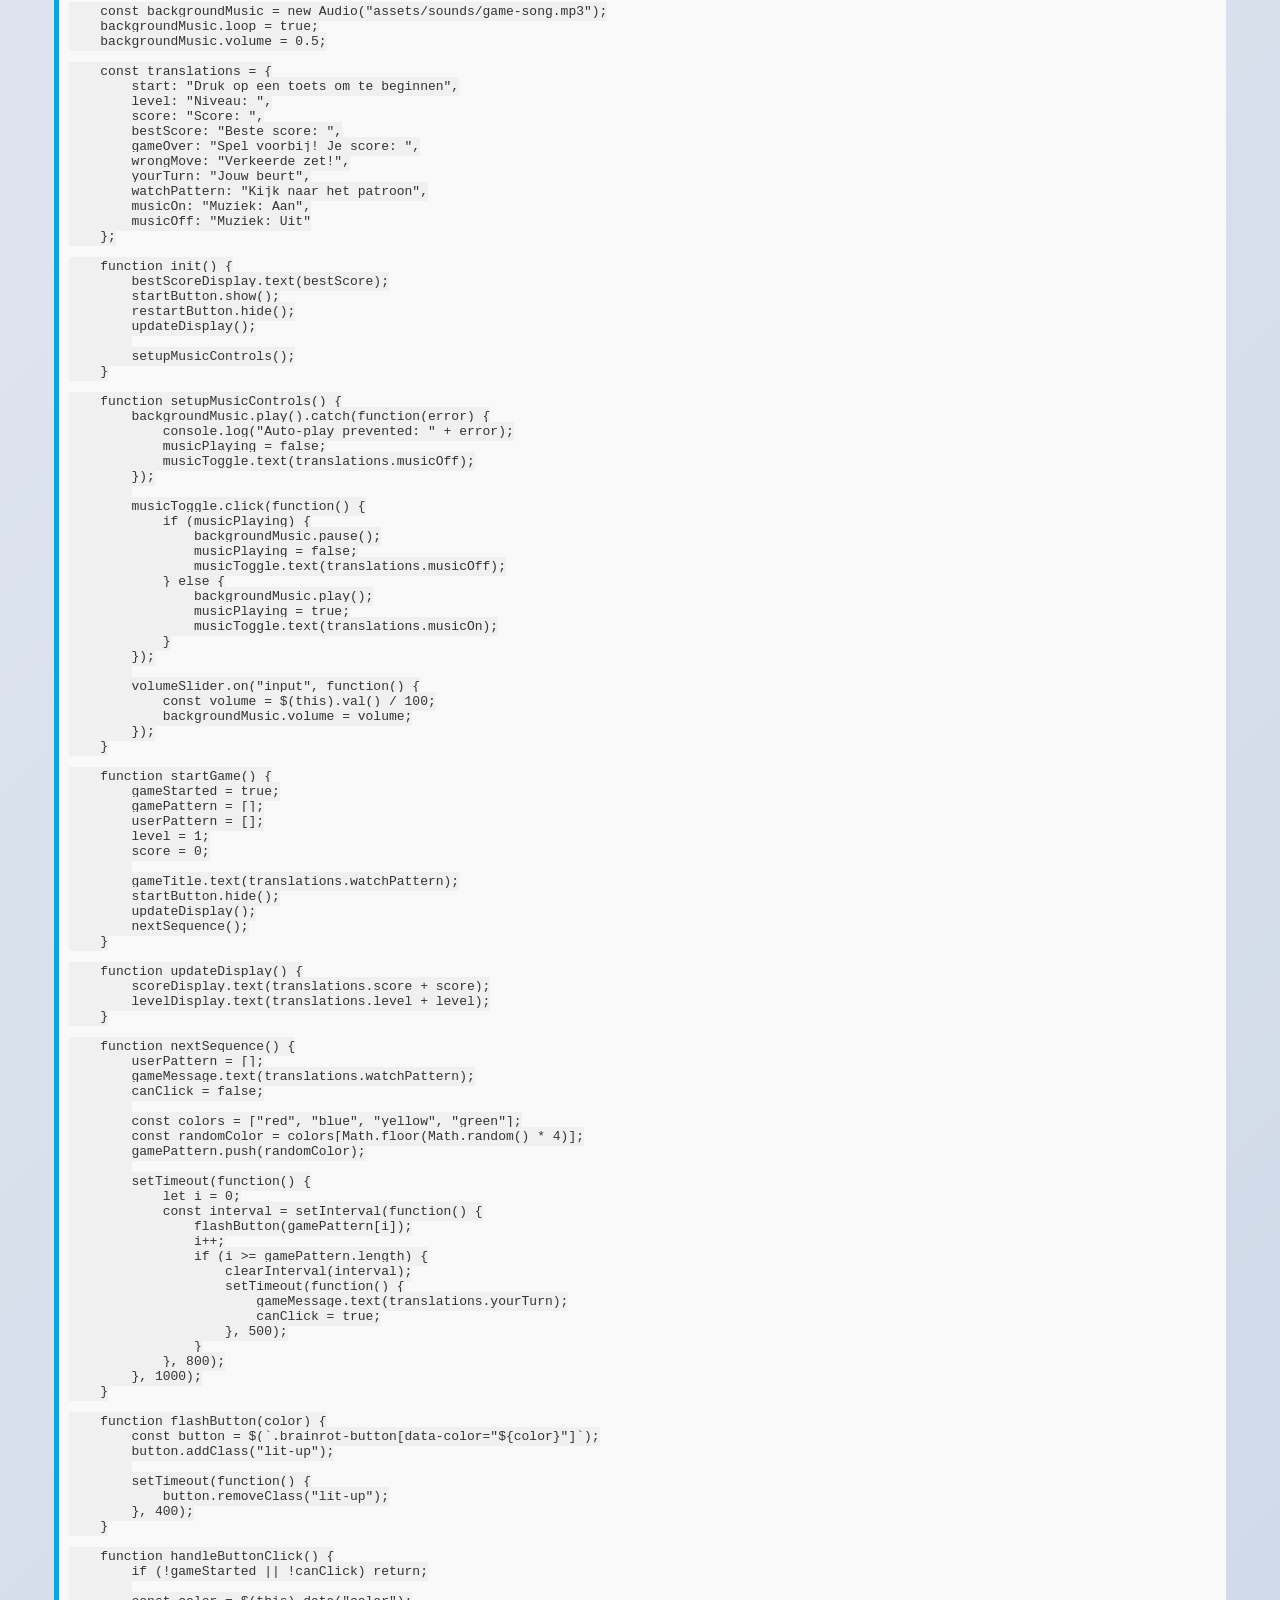
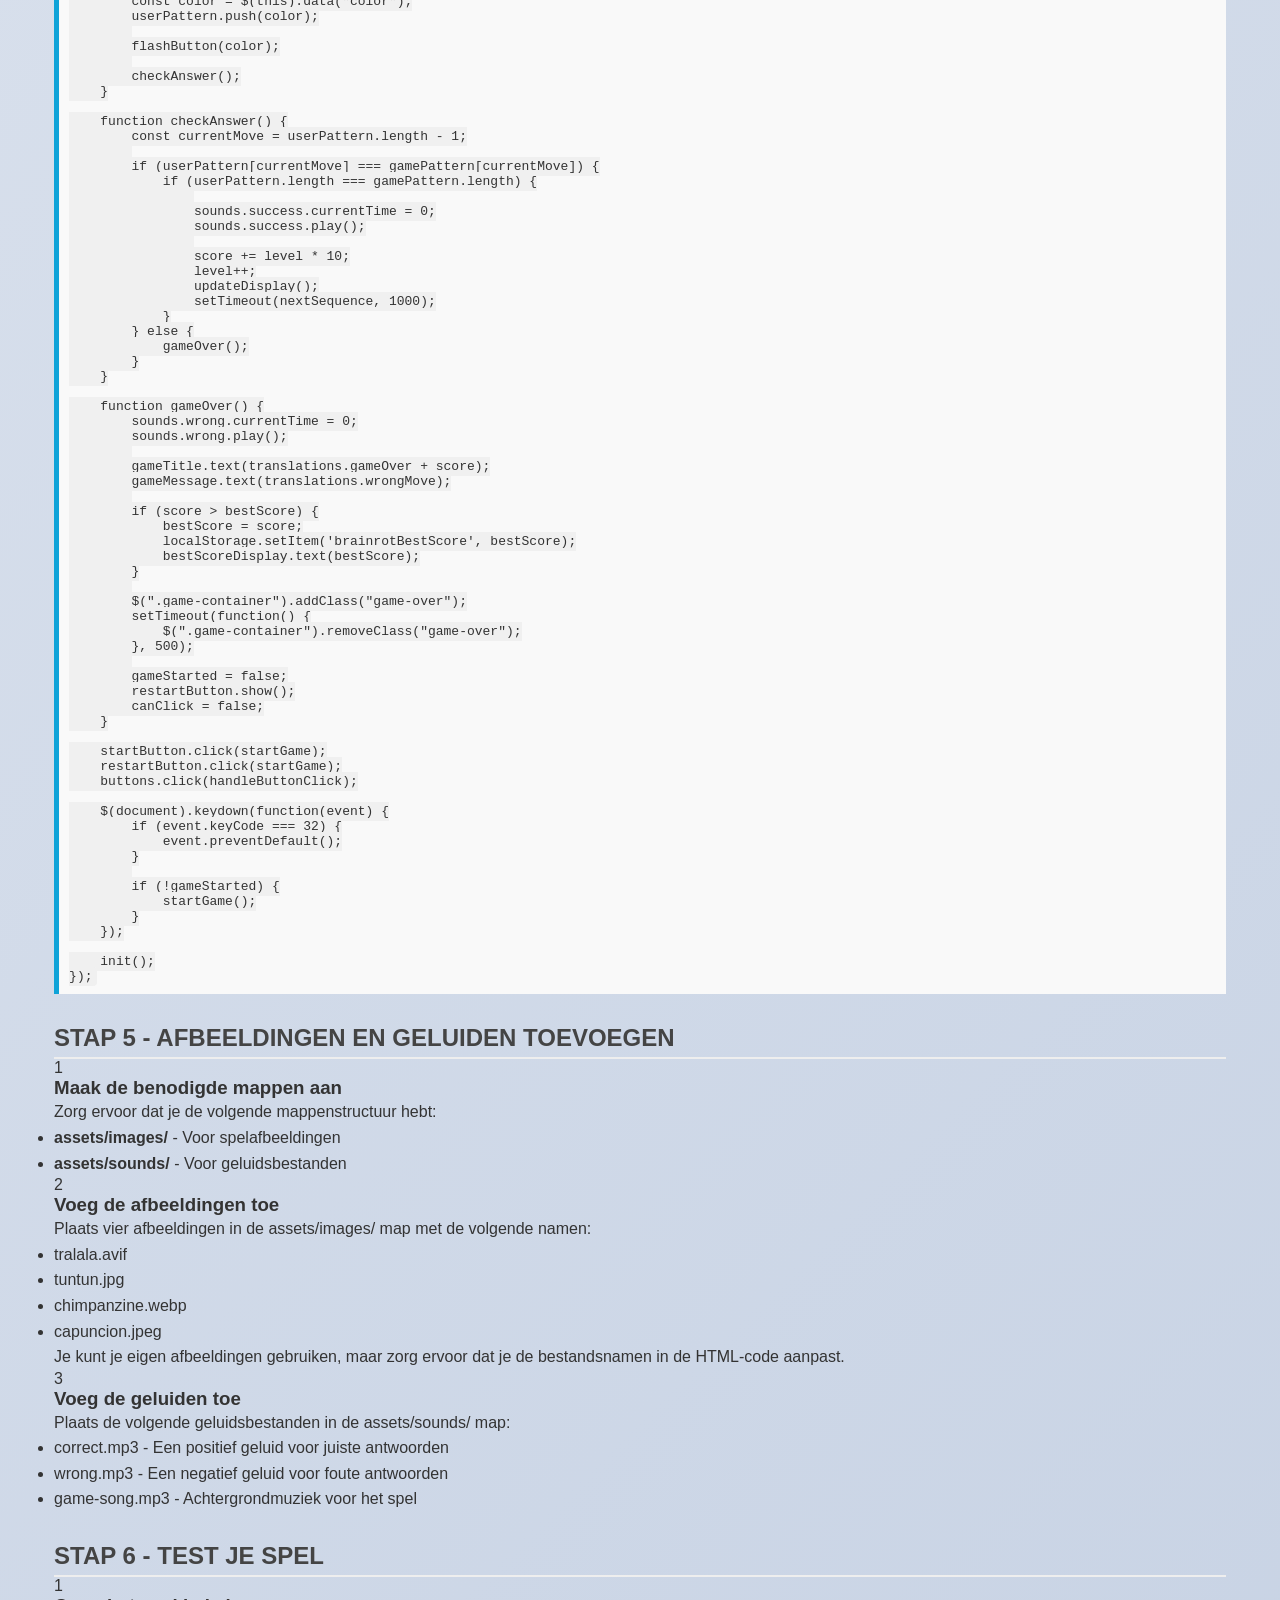
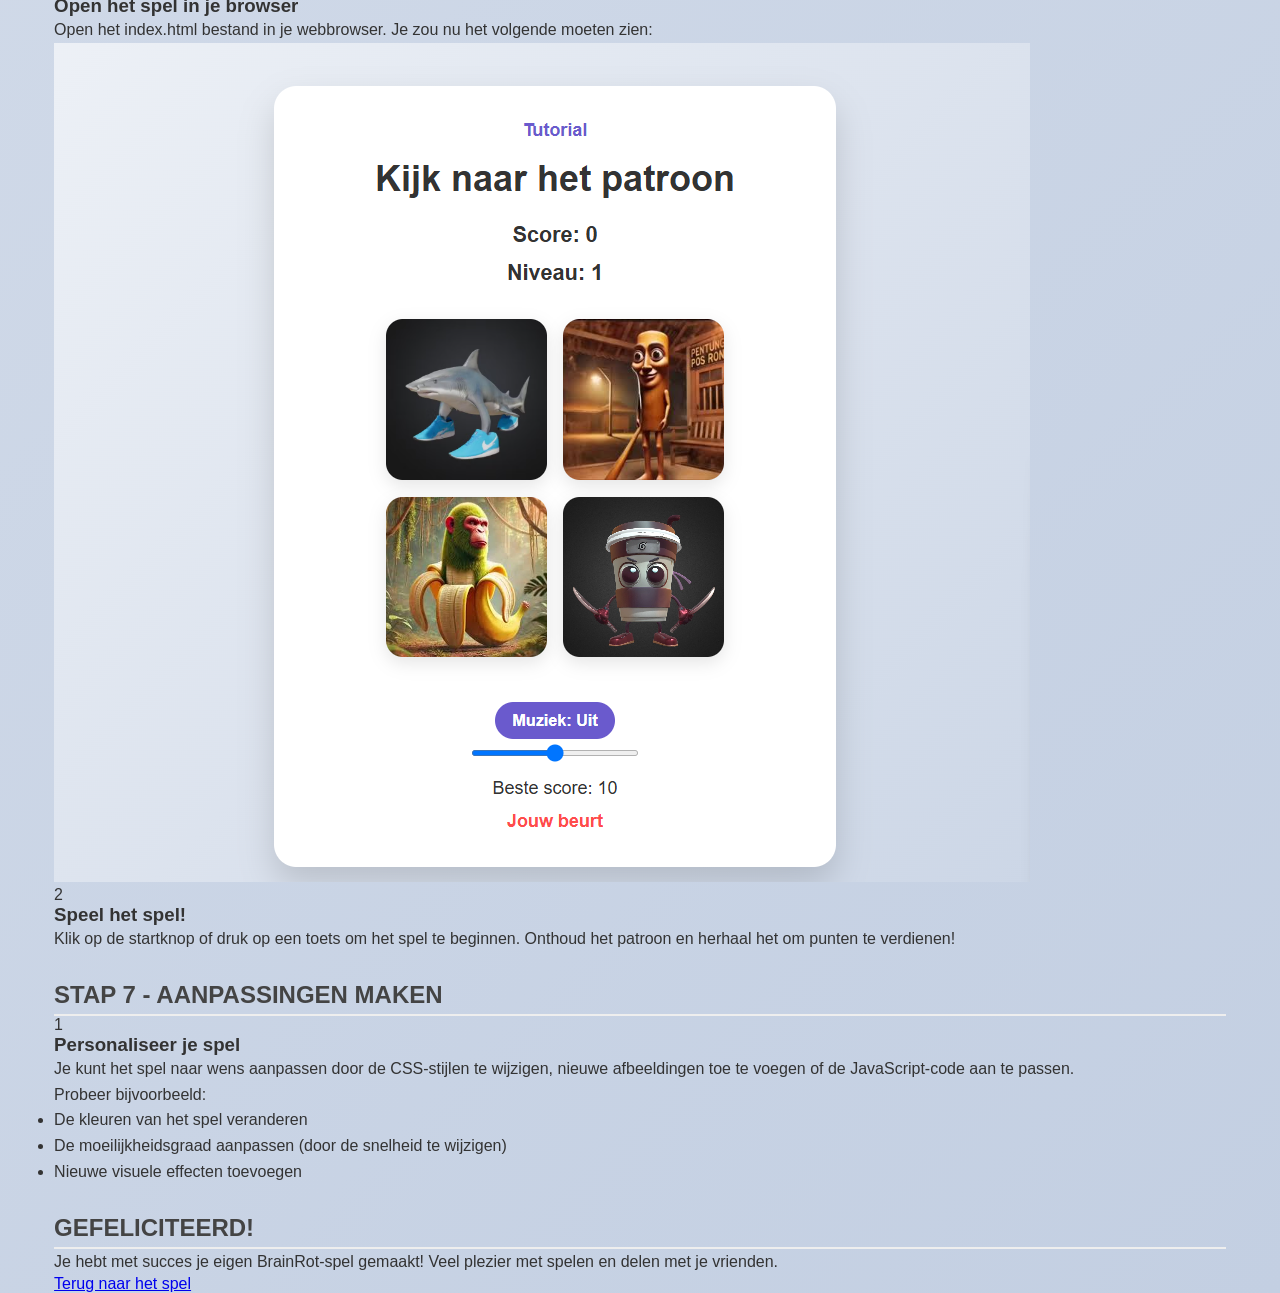
<file: src/tutorial.html>
<!DOCTYPE html>
<html lang="nl">
<head>
    <meta charset="UTF-8">
    <meta name="viewport" content="width=device-width, initial-scale=1.0">
    <link rel="stylesheet" href="styles/main.css">
    <link rel="stylesheet" href="styles/tutorial.css">
    <title>BrainRot Handleiding</title>
</head>
<body>
    <div class="tutorial-container">
        <a href="index.html" style="display: block; margin-bottom: 15px; color: #6A5ACD; text-decoration: none; font-weight: bold;">← Terug naar Spel</a>
        
        <h1>Hoe maak je BrainRot Spel?</h1>
        <p class="intro-text">We gaan een leuk geheugenspel bouwen waarin je een patroon moet onthouden en herhalen!</p>
        
        <div class="tutorial-section">
            <h2>STAP 1 - MAPPENSTRUCTUUR</h2>
            <div class="tutorial-step">
                <div class="step-number">1</div>
                <div class="step-content">
                    <h3>Download de benodigde bestanden</h3>
                    <div class="tutorial-download">
                        <a href="assets/download/project-1-workshop-start-to-code-omer.zip" download>
                          ⬇️ Download bronbestand (ZIP)
                        </a>
                      </div>
                      
                </div>
            </div>
            
            <div class="tutorial-step">
                <div class="step-number">2</div>
                <div class="step-content">
                    <h3>Open de mappenstructuur</h3>
                    <p>Je zou de volgende mappenstructuur moeten zien:</p>
                    <ul>
                        <li><strong>assets/</strong> - Voor afbeeldingen en geluiden</li>
                        <li><strong>styles/</strong> - Voor CSS-bestanden</li>
                        <li><strong>scripts/</strong> - Voor JavaScript-bestanden</li>
                        <li><strong>index.html</strong> - Hoofdpagina van het spel</li>
                    </ul>
                </div>
            </div>
        </div>
        
        <div class="tutorial-section">
            <h2>STAP 2 - HTML STRUCTUUR</h2>
            <div class="tutorial-step">
                <div class="step-number">1</div>
                <div class="step-content">
                    <h3>Maak het HTML-bestand</h3>
                    <p>Open index.html en kopieer de volgende code:</p>
                    <div class="code-block">
                        <pre><code>&lt;!DOCTYPE html&gt;
&lt;html lang="nl"&gt;
&lt;head&gt;
    &lt;meta charset="UTF-8"&gt;
    &lt;meta name="viewport" content="width=device-width, initial-scale=1.0"&gt;
    &lt;link rel="stylesheet" href="styles/main.css"&gt;
    &lt;title&gt;BrainRot Spel&lt;/title&gt;
&lt;/head&gt;
&lt;body&gt;
    &lt;div class="game-container"&gt;
        &lt;a href="tutorial.html" style="display: block; margin-bottom: 15px; color: #6A5ACD; text-decoration: none; font-weight: bold;"&gt;Tutorial&lt;/a&gt;
        &lt;h1 id="game-title"&gt;Druk op een toets om te beginnen&lt;/h1&gt;
        &lt;div id="score-display"&gt;Score: 0&lt;/div&gt;
        &lt;div id="level-display"&gt;Niveau: 1&lt;/div&gt;
        
        &lt;div class="buttons-container"&gt;
            &lt;button class="brainrot-button red" data-color="red"&gt;
                &lt;img src="assets/images/tralala.avif" alt="Image 1"&gt;
            &lt;/button&gt;
            &lt;button class="brainrot-button blue" data-color="blue"&gt;
                &lt;img src="assets/images/tuntun.jpg" alt="Image 2"&gt;
            &lt;/button&gt;
            &lt;button class="brainrot-button yellow" data-color="yellow"&gt;
                &lt;img src="assets/images/chimpanzine.webp" alt="Image 3"&gt;
            &lt;/button&gt;
            &lt;button class="brainrot-button green" data-color="green"&gt;
                &lt;img src="assets/images/capuncion.jpeg" alt="Image 4"&gt;
            &lt;/button&gt;
        &lt;/div&gt;
        
        &lt;div class="controls"&gt;
            &lt;button id="start-button"&gt;Start&lt;/button&gt;
            &lt;button id="restart-button"&gt;Herstart&lt;/button&gt;
            &lt;div class="audio-control"&gt;
                &lt;button id="music-toggle"&gt;Muziek: Aan&lt;/button&gt;
                &lt;input type="range" id="volume-slider" min="0" max="100" value="50"&gt;
            &lt;/div&gt;
        &lt;/div&gt;
        
        &lt;div class="info"&gt;
            &lt;p&gt;Beste score: &lt;span id="best-score"&gt;0&lt;/span&gt;&lt;/p&gt;
            &lt;p id="game-message"&gt;&lt;/p&gt;
        &lt;/div&gt;
    &lt;/div&gt;
    
    &lt;script src="https://ajax.googleapis.com/ajax/libs/jquery/3.7.0/jquery.min.js"&gt;&lt;/script&gt;
    &lt;script src="scripts/index.js"&gt;&lt;/script&gt;
&lt;/body&gt;
&lt;/html&gt;</code></pre>
                    </div>
                </div>
            </div>
        </div>
        
        <div class="tutorial-section">
            <h2>STAP 3 - CSS STYLING</h2>
            <div class="tutorial-step">
                <div class="step-number">1</div>
                <div class="step-content">
                    <h3>Voeg CSS toe</h3>
                    <p>Maak een map 'styles' aan als deze nog niet bestaat, en maak daarin een bestand 'main.css'. Kopieer de volgende code:</p>
                    <div class="code-block">
                        <pre><code>* {
    margin: 0;
    padding: 0;
    box-sizing: border-box;
}

body {
    font-family: 'Poppins', sans-serif;
    background: linear-gradient(135deg, #f5f7fa 0%, #c3cfe2 100%);
    display: flex;
    justify-content: center;
    align-items: center;
    min-height: 100vh;
    color: #333;
}

.game-container {
    background-color: #fff;
    border-radius: 20px;
    padding: 30px;
    box-shadow: 0 15px 30px rgba(0, 0, 0, 0.15);
    text-align: center;
    max-width: 500px;
    width: 90%;
}

#game-title {
    font-size: 2rem;
    margin-bottom: 20px;
    color: #333;
    transition: all 0.3s ease;
}

#score-display, #level-display {
    font-size: 1.2rem;
    margin-bottom: 10px;
    font-weight: 600;
}

.buttons-container {
    display: grid;
    grid-template-columns: 1fr 1fr;
    grid-template-rows: 1fr 1fr;
    gap: 15px;
    margin: 30px auto;
    width: 300px;
    height: 300px;
}

.brainrot-button {
    border: none;
    outline: none;
    cursor: pointer;
    border-radius: 15px;
    transition: all 0.2s ease;
    box-shadow: 0 5px 15px rgba(0, 0, 0, 0.1);
    overflow: hidden;
    padding: 0;
    position: relative;
}

.brainrot-button img {
    width: 100%;
    height: 100%;
    object-fit: cover;
    display: block;
    border-radius: 15px;
}

.brainrot-button:active {
    transform: scale(0.95);
    box-shadow: 0 2px 10px rgba(0, 0, 0, 0.1);
}

.lit-up {
    filter: brightness(1.5) saturate(1.5);
    transform: scale(1.05);
    box-shadow: 0 0 20px rgba(255, 255, 255, 0.7);
}

.controls {
    margin: 20px 0;
    display: flex;
    justify-content: center;
    gap: 20px;
    flex-wrap: wrap;
}

.audio-control {
    display: flex;
    flex-direction: column;
    align-items: center;
    margin-top: 10px;
    width: 100%;
}

#music-toggle {
    background-color: #6A5ACD;
    color: white;
    border: none;
    padding: 8px 15px;
    border-radius: 50px;
    cursor: pointer;
    font-size: 0.9rem;
    font-weight: 600;
    transition: all 0.2s ease;
    margin-bottom: 10px;
}

#music-toggle:hover {
    background-color: #8A7AED;
}

#volume-slider {
    width: 150px;
    height: 5px;
    background: #d3d3d3;
    outline: none;
    border-radius: 5px;
}

#volume-slider::-webkit-slider-thumb {
    -webkit-appearance: none;
    appearance: none;
    width: 15px;
    height: 15px;
    border-radius: 50%;
    background: #6A5ACD;
    cursor: pointer;
}

#volume-slider::-moz-range-thumb {
    width: 15px;
    height: 15px;
    border-radius: 50%;
    background: #6A5ACD;
    cursor: pointer;
}

#start-button, #restart-button {
    background-color: #333;
    color: white;
    border: none;
    padding: 10px 20px;
    border-radius: 50px;
    cursor: pointer;
    font-size: 1rem;
    font-weight: 600;
    transition: all 0.2s ease;
}

#start-button:hover, #restart-button:hover {
    background-color: #555;
    transform: translateY(-2px);
}

#start-button:active, #restart-button:active {
    transform: translateY(0);
}

#restart-button {
    background-color: #FF4C4C;
    display: none;
}

#restart-button:hover {
    background-color: #FF6666;
}

.info {
    margin-top: 20px;
    font-size: 1rem;
}

#game-message {
    margin-top: 10px;
    height: 20px;
    color: #FF4C4C;
    font-weight: 600;
}

.game-over {
    animation: shake 0.5s ease-in-out;
}

@keyframes shake {
    0%, 100% { transform: translateX(0); }
    20%, 60% { transform: translateX(-10px); }
    40%, 80% { transform: translateX(10px); }
}</code></pre>
                    </div>
                </div>
            </div>
        </div>
        
        <div class="tutorial-section">
            <h2>STAP 4 - JAVASCRIPT TOEVOEGEN</h2>
            <div class="tutorial-step">
                <div class="step-number">1</div>
                <div class="step-content">
                    <h3>Maak het JavaScript-bestand</h3>
                    <p>Maak een map 'scripts' aan als deze nog niet bestaat, en maak daarin een bestand 'index.js'. Kopieer de volgende code:</p>
                    <div class="code-block">
                        <pre><code>$(document).ready(function() {
    let gamePattern = [];
    let userPattern = [];
    let gameStarted = false;
    let level = 1;
    let score = 0;
    let bestScore = localStorage.getItem('brainrotBestScore') || 0;
    let canClick = false;
    let musicPlaying = true;

    const gameTitle = $("#game-title");
    const scoreDisplay = $("#score-display");
    const levelDisplay = $("#level-display");
    const bestScoreDisplay = $("#best-score");
    const gameMessage = $("#game-message");
    const startButton = $("#start-button");
    const restartButton = $("#restart-button");
    const buttons = $(".brainrot-button");
    const musicToggle = $("#music-toggle");
    const volumeSlider = $("#volume-slider");

    const sounds = {
        success: new Audio("assets/sounds/correct.mp3"),
        wrong: new Audio("assets/sounds/wrong.mp3")
    };

    const backgroundMusic = new Audio("assets/sounds/game-song.mp3");
    backgroundMusic.loop = true;
    backgroundMusic.volume = 0.5;

    const translations = {
        start: "Druk op een toets om te beginnen",
        level: "Niveau: ",
        score: "Score: ",
        bestScore: "Beste score: ",
        gameOver: "Spel voorbij! Je score: ",
        wrongMove: "Verkeerde zet!",
        yourTurn: "Jouw beurt",
        watchPattern: "Kijk naar het patroon",
        musicOn: "Muziek: Aan",
        musicOff: "Muziek: Uit"
    };

    function init() {
        bestScoreDisplay.text(bestScore);
        startButton.show();
        restartButton.hide();
        updateDisplay();
        
        setupMusicControls();
    }

    function setupMusicControls() {
        backgroundMusic.play().catch(function(error) {
            console.log("Auto-play prevented: " + error);
            musicPlaying = false;
            musicToggle.text(translations.musicOff);
        });
        
        musicToggle.click(function() {
            if (musicPlaying) {
                backgroundMusic.pause();
                musicPlaying = false;
                musicToggle.text(translations.musicOff);
            } else {
                backgroundMusic.play();
                musicPlaying = true;
                musicToggle.text(translations.musicOn);
            }
        });
        
        volumeSlider.on("input", function() {
            const volume = $(this).val() / 100;
            backgroundMusic.volume = volume;
        });
    }

    function startGame() {
        gameStarted = true;
        gamePattern = [];
        userPattern = [];
        level = 1;
        score = 0;
        
        gameTitle.text(translations.watchPattern);
        startButton.hide();
        updateDisplay();
        nextSequence();
    }

    function updateDisplay() {
        scoreDisplay.text(translations.score + score);
        levelDisplay.text(translations.level + level);
    }

    function nextSequence() {
        userPattern = [];
        gameMessage.text(translations.watchPattern);
        canClick = false;
        
        const colors = ["red", "blue", "yellow", "green"];
        const randomColor = colors[Math.floor(Math.random() * 4)];
        gamePattern.push(randomColor);
        
        setTimeout(function() {
            let i = 0;
            const interval = setInterval(function() {
                flashButton(gamePattern[i]);
                i++;
                if (i >= gamePattern.length) {
                    clearInterval(interval);
                    setTimeout(function() {
                        gameMessage.text(translations.yourTurn);
                        canClick = true;
                    }, 500);
                }
            }, 800);
        }, 1000);
    }

    function flashButton(color) {
        const button = $(`.brainrot-button[data-color="${color}"]`);
        button.addClass("lit-up");
        
        setTimeout(function() {
            button.removeClass("lit-up");
        }, 400);
    }

    function handleButtonClick() {
        if (!gameStarted || !canClick) return;
        
        const color = $(this).data("color");
        userPattern.push(color);
        
        flashButton(color);
        
        checkAnswer();
    }

    function checkAnswer() {
        const currentMove = userPattern.length - 1;
        
        if (userPattern[currentMove] === gamePattern[currentMove]) {
            if (userPattern.length === gamePattern.length) {
                
                sounds.success.currentTime = 0;
                sounds.success.play();
                
                score += level * 10;
                level++;
                updateDisplay();
                setTimeout(nextSequence, 1000);
            }
        } else {
            gameOver();
        }
    }

    function gameOver() {
        sounds.wrong.currentTime = 0;
        sounds.wrong.play();
        
        gameTitle.text(translations.gameOver + score);
        gameMessage.text(translations.wrongMove);
        
        if (score > bestScore) {
            bestScore = score;
            localStorage.setItem('brainrotBestScore', bestScore);
            bestScoreDisplay.text(bestScore);
        }
        
        $(".game-container").addClass("game-over");
        setTimeout(function() {
            $(".game-container").removeClass("game-over");
        }, 500);
        
        gameStarted = false;
        restartButton.show();
        canClick = false;
    }

    startButton.click(startGame);
    restartButton.click(startGame);
    buttons.click(handleButtonClick);

    $(document).keydown(function(event) {
        if (event.keyCode === 32) {
            event.preventDefault();
        }
        
        if (!gameStarted) {
            startGame();
        }
    });

    init();
});</code></pre>
                    </div>
                </div>
            </div>
        </div>
        
        <div class="tutorial-section">
            <h2>STAP 5 - AFBEELDINGEN EN GELUIDEN TOEVOEGEN</h2>
            <div class="tutorial-step">
                <div class="step-number">1</div>
                <div class="step-content">
                    <h3>Maak de benodigde mappen aan</h3>
                    <p>Zorg ervoor dat je de volgende mappenstructuur hebt:</p>
                    <ul>
                        <li><strong>assets/images/</strong> - Voor spelafbeeldingen</li>
                        <li><strong>assets/sounds/</strong> - Voor geluidsbestanden</li>
                
                    </ul>
                </div>
            </div>
            
            <div class="tutorial-step">
                <div class="step-number">2</div>
                <div class="step-content">
                    <h3>Voeg de afbeeldingen toe</h3>
                    <p>Plaats vier afbeeldingen in de assets/images/ map met de volgende namen:</p>
                    <ul>
                        <li>tralala.avif</li>
                        <li>tuntun.jpg</li>
                        <li>chimpanzine.webp</li>
                        <li>capuncion.jpeg</li>
                    </ul>
                    <p>Je kunt je eigen afbeeldingen gebruiken, maar zorg ervoor dat je de bestandsnamen in de HTML-code aanpast.</p>
                </div>
            </div>
            
            <div class="tutorial-step">
                <div class="step-number">3</div>
                <div class="step-content">
                    <h3>Voeg de geluiden toe</h3>
                    <p>Plaats de volgende geluidsbestanden in de assets/sounds/ map:</p>
                    <ul>
                        <li>correct.mp3 - Een positief geluid voor juiste antwoorden</li>
                        <li>wrong.mp3 - Een negatief geluid voor foute antwoorden</li>
                        <li>game-song.mp3 - Achtergrondmuziek voor het spel</li>
                    </ul>
                </div>
            </div>
        </div>
        
        <div class="tutorial-section">
            <h2>STAP 6 - TEST JE SPEL</h2>
            <div class="tutorial-step">
                <div class="step-number">1</div>
                <div class="step-content">
                    <h3>Open het spel in je browser</h3>
                    <p>Open het index.html bestand in je webbrowser. Je zou nu het volgende moeten zien:</p>
                    <div class="tutorial-image">
                        <img src="assets/images/result.png" alt="Eindresultaat">
                    </div>
                </div>
            </div>
            
            <div class="tutorial-step">
                <div class="step-number">2</div>
                <div class="step-content">
                    <h3>Speel het spel!</h3>
                    <p>Klik op de startknop of druk op een toets om het spel te beginnen. Onthoud het patroon en herhaal het om punten te verdienen!</p>
                </div>
            </div>
        </div>
        
        <div class="tutorial-section">
            <h2>STAP 7 - AANPASSINGEN MAKEN</h2>
            <div class="tutorial-step">
                <div class="step-number">1</div>
                <div class="step-content">
                    <h3>Personaliseer je spel</h3>
                    <p>Je kunt het spel naar wens aanpassen door de CSS-stijlen te wijzigen, nieuwe afbeeldingen toe te voegen of de JavaScript-code aan te passen.</p>
                    <p>Probeer bijvoorbeeld:</p>
                    <ul>
                        <li>De kleuren van het spel veranderen</li>
                        <li>De moeilijkheidsgraad aanpassen (door de snelheid te wijzigen)</li>
                        <li>Nieuwe visuele effecten toevoegen</li>
                    </ul>
                </div>
            </div>
        </div>
        
        <div class="tutorial-conclusion">
            <h2>GEFELICITEERD!</h2>
            <p>Je hebt met succes je eigen BrainRot-spel gemaakt! Veel plezier met spelen en delen met je vrienden.</p>
            <a href="index.html" class="back-button">Terug naar het spel</a>
        </div>
    </div>
</body>
</html>
</file>
<file: src/styles/main.css>
* {
margin: 0;
padding: 0;
box-sizing: border-box;
}

body {
font-family: 'Poppins', sans-serif;
background: linear-gradient(135deg, #f5f7fa 0%, #c3cfe2 100%);
display: flex;
justify-content: center;
align-items: center;
min-height: 100vh;
color: #333;
}

.game-container {
background-color: #fff;
border-radius: 20px;
padding: 30px;
box-shadow: 0 15px 30px rgba(0, 0, 0, 0.15);
text-align: center;
max-width: 500px;
width: 90%;
}

#game-title {
font-size: 2rem;
margin-bottom: 20px;
color: #333;
transition: all 0.3s ease;
}

#score-display, #level-display {
font-size: 1.2rem;
margin-bottom: 10px;
font-weight: 600;
}

.buttons-container {
display: grid;
grid-template-columns: 1fr 1fr;
grid-template-rows: 1fr 1fr;
gap: 15px;
margin: 30px auto;
width: 300px;
height: 300px;
}

.brainrot-button {
border: none;
outline: none;
cursor: pointer;
border-radius: 15px;
transition: all 0.2s ease;
box-shadow: 0 5px 15px rgba(0, 0, 0, 0.1);
overflow: hidden;
padding: 0;
position: relative;
}

.brainrot-button img {
width: 100%;
height: 100%;
object-fit: cover;
display: block;
border-radius: 15px;
}

.brainrot-button:active {
transform: scale(0.95);
box-shadow: 0 2px 10px rgba(0, 0, 0, 0.1);
}

.lit-up {
filter: brightness(1.5) saturate(1.5);
transform: scale(1.05);
box-shadow: 0 0 20px rgba(255, 255, 255, 0.7);
}

.controls {
margin: 20px 0;
display: flex;
justify-content: center;
gap: 20px;
flex-wrap: wrap;
}

.audio-control {
display: flex;
flex-direction: column;
align-items: center;
margin-top: 10px;
width: 100%;
}

#music-toggle {
background-color: #6A5ACD;
color: white;
border: none;
padding: 8px 15px;
border-radius: 50px;
cursor: pointer;
font-size: 0.9rem;
font-weight: 600;
transition: all 0.2s ease;
margin-bottom: 10px;
}

#music-toggle:hover {
background-color: #8A7AED;
}

#volume-slider {
width: 150px;
height: 5px;
background: #d3d3d3;
outline: none;
border-radius: 5px;
}

#volume-slider::-webkit-slider-thumb {
-webkit-appearance: none;
appearance: none;
width: 15px;
height: 15px;
border-radius: 50%;
background: #6A5ACD;
cursor: pointer;
}

#volume-slider::-moz-range-thumb {
width: 15px;
height: 15px;
border-radius: 50%;
background: #6A5ACD;
cursor: pointer;
}

#start-button, #restart-button {
background-color: #333;
color: white;
border: none;
padding: 10px 20px;
border-radius: 50px;
cursor: pointer;
font-size: 1rem;
font-weight: 600;
transition: all 0.2s ease;
}

#start-button:hover, #restart-button:hover {
background-color: #555;
transform: translateY(-2px);
}

#start-button:active, #restart-button:active {
transform: translateY(0);
}

#restart-button {
background-color: #FF4C4C;
display: none;
}

#restart-button:hover {
background-color: #FF6666;
}

.info {
margin-top: 20px;
font-size: 1rem;
}

#game-message {
margin-top: 10px;
height: 20px;
color: #FF4C4C;
font-weight: 600;
}

.game-over {
animation: shake 0.5s ease-in-out;
}

@keyframes shake {
0%, 100% { transform: translateX(0); }
20%, 60% { transform: translateX(-10px); }
40%, 80% { transform: translateX(10px); }
}
</file>
<file: src/styles/tutorial.css>
body {
background-color: #ffffff;
font-family: 'Segoe UI', sans-serif;
color: #333;
margin: 0;
padding: 0;
}

.container {
max-width: 900px;
margin: auto;
padding: 20px;
}

h1 {
color: #17d78a;
font-size: 2em;
}

h2 {
color: #444;
margin-top: 30px;
border-bottom: 2px solid #eee;
padding-bottom: 5px;
}

p, ul {
line-height: 1.6;
}

code {
background-color: #f0f0f0;
padding: 2px 4px;
font-family: monospace;
border-radius: 4px;
}

pre {
background: #f9f9f9;
padding: 10px;
overflow-x: auto;
border-left: 5px solid #0fa3d8;
}
</file>
